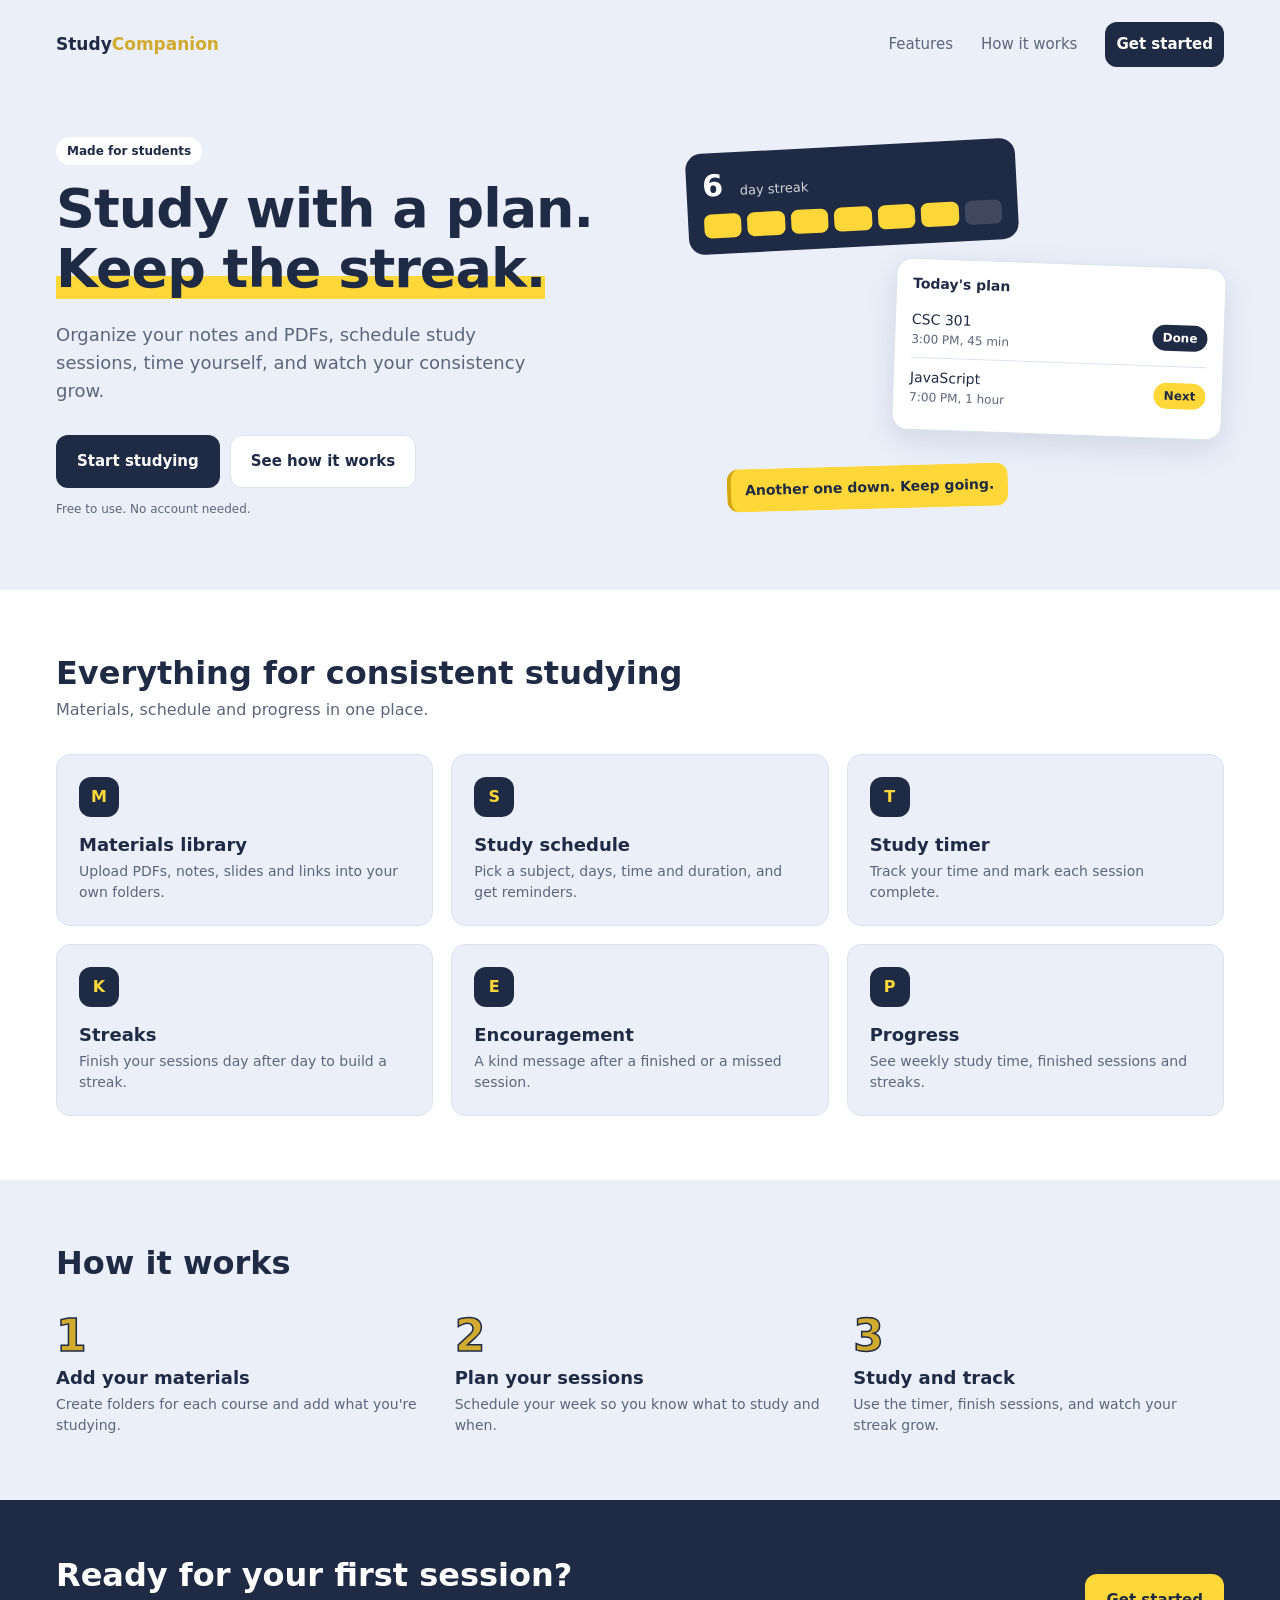
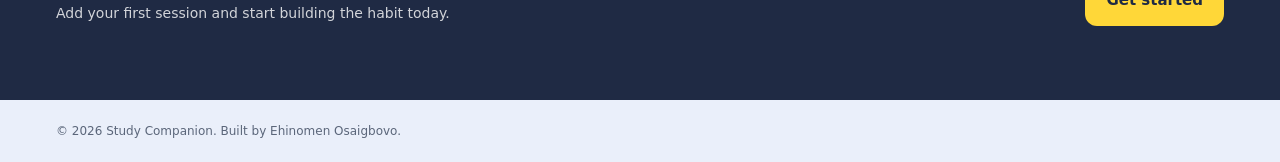
<file: index.html>
<!DOCTYPE html>
<html lang="en">
<head>
  <meta charset="UTF-8">
  <meta name="viewport" content="width=device-width, initial-scale=1">
  <title>Study Companion</title>
  <link rel="stylesheet" href="css/base.css">
  <link rel="stylesheet" href="css/layout.css">
  <link rel="stylesheet" href="css/components.css">
  <link rel="stylesheet" href="css/pages/landing.css">
  <script src="js/menu.js" defer></script>
</head>
<body>

  <header class="header">
  <a href="index.html" class="header__brand">Study<span class="header__brand-accent">Companion</span></a>

 <nav class="header__nav" id="header-nav">
    <a href="#features" class="header__link">Features</a>
    <a href="#how-it-works" class="header__link">How it works</a>
    <a href="dashboard.html" class="btn btn--primary">Get started</a>
  </nav>

  <button class="header__menu-btn" aria-label="Open menu" aria-expanded="false" aria-controls="nav">
    <span class="header__menu-bar"></span>
    <span class="header__menu-bar"></span>
    <span class="header__menu-bar"></span>
  </button>
</header>

<div class="overlay"></div>

<main>
      <!--Hero section-->
  <section class="hero">
    <p class="hero__eyebrow">Made for students</p>
    <h1 class="hero__title">Study with a plan. <span class="hero__title--accent"> Keep the streak.</span></h1>
    <p class="hero__lead">
      Organize your notes and PDFs, schedule study sessions,
      time yourself, and watch your consistency grow.
    </p>

    <div class="hero__actions">
      <a href="dashboard.html" class="btn btn--primary">Start studying</a>
      <a href="#how-it-works" class="btn btn--outline">See how it works</a>
    </div>

    <p class="hero__note">Free to use. No account needed.</p>

    <div class="hero__preview">
     <div class="streak-card">
            <p class="streak-card__count">
                6 <span class="streak-card__label">day streak</span>
            </p>
            <ul class="streak-card__days" aria-label="Studied 6 of the last 7 days">
                <li class="streak-card__day streak-card__day--hit"></li>
                <li class="streak-card__day streak-card__day--hit"></li>
                <li class="streak-card__day streak-card__day--hit"></li>
                <li class="streak-card__day streak-card__day--hit"></li>
                <li class="streak-card__day streak-card__day--hit"></li>
                <li class="streak-card__day streak-card__day--hit"></li>
                <li class="streak-card__day"></li>
            </ul>
     </div>

      <div class="plan-card">
        <h2 class="plan-card__title">Today's plan</h2>
        <ul class="plan-card__list">
          <li class="plan-card__item">
            <div>
              <p class="plan-card__subject">CSC 301</p>
              <p class="plan-card__meta">3:00 PM, 45 min</p>
            </div>
            <span class="tag tag--done">Done</span>
          </li>
          <li class="plan-card__item">
            <div>
              <p class="plan-card__subject">JavaScript</p>
              <p class="plan-card__meta">7:00 PM, 1 hour</p>
            </div>
            <span class="tag tag--next">Next</span>
          </li>
        </ul>
      </div>

      <p class="encouragement">Another one down. Keep going.</p>
    </div>
  </section>

  <!--Features section-->
<section class="features" id="features">
      <h2 class="features__title">Everything for consistent studying</h2>
      <p class="features__subtitle">
        Materials, schedule and progress in one place.
      </p>

      <ul class="features__list">
        <li class="feature-card">
          <span class="feature-card__icon">M</span>
          <div class="feature-card__body">
            <h3 class="feature-card__title">Materials library</h3>
            <p class="feature-card__text">
              Upload PDFs, notes, slides and links into your own folders.
            </p>
          </div>
        </li>

        <li class="feature-card">
          <span class="feature-card__icon">S</span>
          <div class="feature-card__body">
            <h3 class="feature-card__title">Study schedule</h3>
            <p class="feature-card__text">
              Pick a subject, days, time and duration, and get reminders.
            </p>
          </div>
        </li>

        <li class="feature-card">
          <span class="feature-card__icon">T</span>
          <div class="feature-card__body">
            <h3 class="feature-card__title">Study timer</h3>
            <p class="feature-card__text">
              Track your time and mark each session complete.
            </p>
          </div>
        </li>

        <li class="feature-card">
          <span class="feature-card__icon">K</span>
          <div class="feature-card__body">
            <h3 class="feature-card__title">Streaks</h3>
            <p class="feature-card__text">
              Finish your sessions day after day to build a streak.
            </p>
          </div>
        </li>

        <li class="feature-card">
          <span class="feature-card__icon">E</span>
          <div class="feature-card__body">
            <h3 class="feature-card__title">Encouragement</h3>
            <p class="feature-card__text">
              A kind message after a finished or a missed session.
            </p>
          </div>
        </li>

        <li class="feature-card">
          <span class="feature-card__icon">P</span>
          <div class="feature-card__body">
            <h3 class="feature-card__title">Progress</h3>
            <p class="feature-card__text">
              See weekly study time, finished sessions and streaks.
            </p>
          </div>
        </li>
      </ul>
    </section>

      <!--How it works section-->
    <section class="steps" id="how-it-works">
      <h2 class="steps__title">How it works</h2>

      <ol class="steps__list">
        <li class="step">
          <span class="step__number">1</span>
          <div class="step__body">
            <h3 class="step__title">Add your materials</h3>
            <p class="step__text">
              Create folders for each course and add what you're studying.
            </p>
          </div>
        </li>

        <li class="step">
          <span class="step__number">2</span>
          <div class="step__body">
            <h3 class="step__title">Plan your sessions</h3>
            <p class="step__text">
              Schedule your week so you know what to study and when.
            </p>
          </div>
        </li>

        <li class="step">
          <span class="step__number">3</span>
          <div class="step__body">
            <h3 class="step__title">Study and track</h3>
            <p class="step__text">
              Use the timer, finish sessions, and watch your streak grow.
            </p>
          </div>
        </li>
      </ol>
    </section>
     
    <!--CTA section-->
    <section class="cta-band">
      <h2 class="cta-band__title">Ready for your first session?</h2>
      <p class="cta-band__text">
         Add your first session and start building the habit today.
      </p>
      <a href="dashboard.html" class="btn btn--highlight">Get started</a>
    </section>
  </main>

    <!--Footer section-->
  <footer class="footer">
    <p class="footer__text">
     © 2026 Study Companion. Built by Ehinomen Osaigbovo.
    </p>
  </footer>
</body>
</html>
</file>
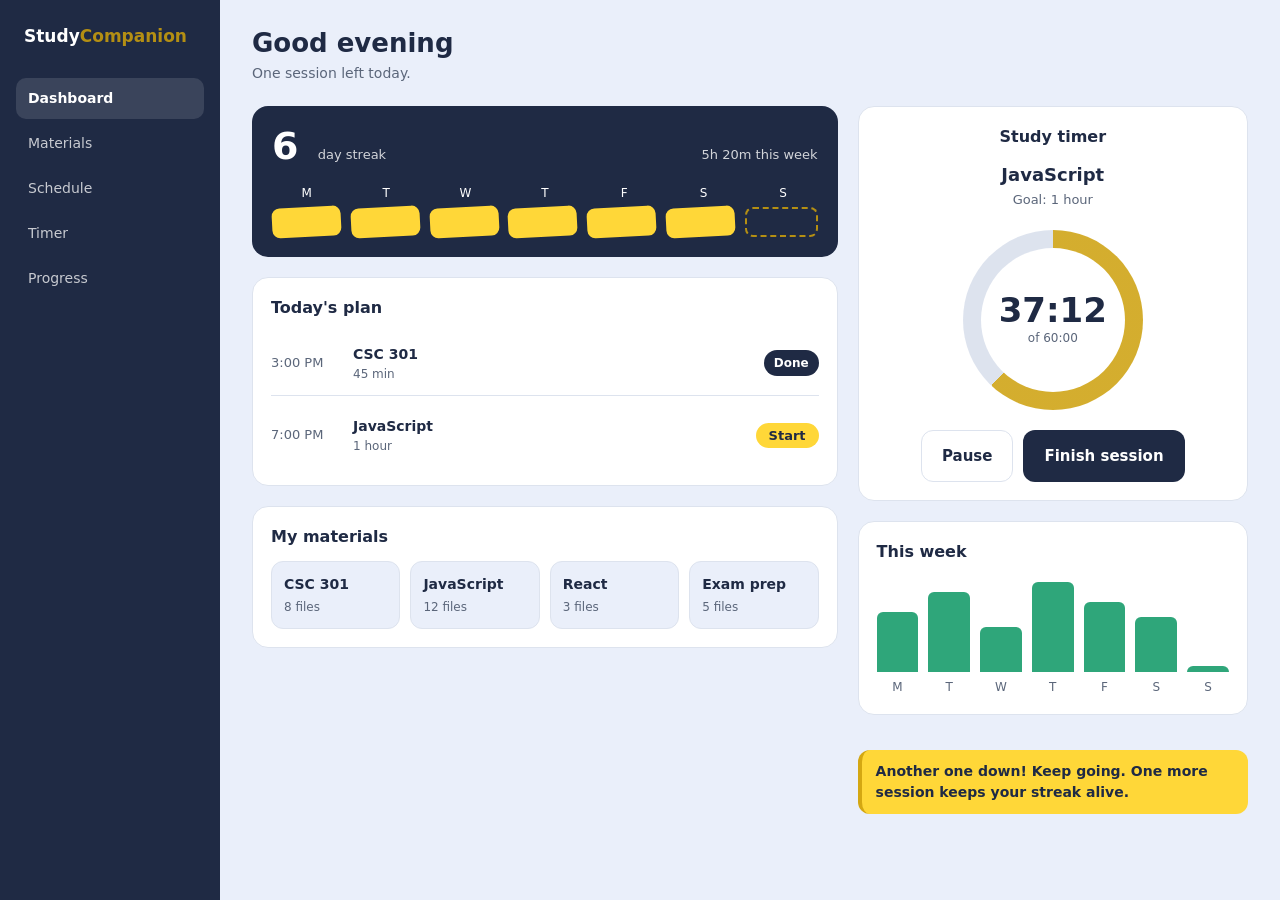
<file: dashboard.html>
<!DOCTYPE html>
<html lang="en">
<head>
  <meta charset="UTF-8">
  <meta name="viewport" content="width=device-width, initial-scale=1">
  <title>Dashboard | Study Companion</title>
  <link rel="stylesheet" href="css/base.css">
  <link rel="stylesheet" href="css/layout.css">
  <link rel="stylesheet" href="css/components.css">
  <link rel="stylesheet" href="css/pages/dashboard.css">
  <script src="js/storage.js" defer></script>
  <script src="js/dashboard.js" defer></script>
  <script src="js/menu.js" defer></script>
</head>
<body class="app">

  <header class="header header--sidebar">
    <a href="index.html" class="header__brand">
      Study<span class="header__brand-accent">Companion</span>
    </a>

    <nav class="header__nav" id="site-nav">
      <a href="dashboard.html" class="header__link header__link--active" aria-current="page">Dashboard</a>
      <a href="materials.html" class="header__link">Materials</a>
      <a href="schedule.html" class="header__link">Schedule</a>
      <a href="timer.html" class="header__link">Timer</a>
      <a href="progress.html" class="header__link">Progress</a>
    </nav>

    <button
      class="header__menu-btn"
      aria-label="Open menu"
      aria-expanded="false"
      aria-controls="site-nav"
    >
      <span class="header__menu-bar"></span>
      <span class="header__menu-bar"></span>
      <span class="header__menu-bar"></span>
    </button>

  </header>

  <div class="overlay"></div>

  <main class="dashboard">

    <section class="dashboard__intro">
      <h1 class="dashboard__title"></h1>
      <p class="dashboard__subtitle">One session left today.</p>
    </section>

    <div class="dashboard__columns">

      <div class="dashboard__column">

        <section class="streak-card">
          <div class="streak-card__top">
            <p class="streak-card__count">
              6 <span class="streak-card__label">day streak</span>
            </p>
            <p class="streak-card__week">5h 20m this week</p>
          </div>

          <ul class="streak-card__names" aria-hidden="true">
            <li>M</li>
            <li>T</li>
            <li>W</li>
            <li>T</li>
            <li>F</li>
            <li>S</li>
            <li>S</li>
          </ul>
          <ul class="streak-card__days" aria-label="Studied 6 of the last 7 days">
            <li class="streak-card__day streak-card__day--hit"></li>
            <li class="streak-card__day streak-card__day--hit"></li>
            <li class="streak-card__day streak-card__day--hit"></li>
            <li class="streak-card__day streak-card__day--hit"></li>
            <li class="streak-card__day streak-card__day--hit"></li>
            <li class="streak-card__day streak-card__day--hit"></li>
            <li class="streak-card__day streak-card__day--today"></li>
          </ul>
        </section>

        <section class="dashboard__section">
          <h2 class="dashboard__heading">Today's plan</h2>

          <ul class="plan-list">
            <li class="plan-item">
              <p class="plan-item__time">3:00 PM</p>
              <div class="plan-item__body">
                <p class="plan-item__subject">CSC 301</p>
                <p class="plan-item__duration">45 min</p>
              </div>
              <span class="tag tag--done">Done</span>
            </li>

            <li class="plan-item">
              <p class="plan-item__time">7:00 PM</p>
              <div class="plan-item__body">
                <p class="plan-item__subject">JavaScript</p>
                <p class="plan-item__duration">1 hour</p>
              </div>
              <a href="timer.html" class="btn btn--small btn--highlight">Start</a>
            </li>
          </ul>
        </section>

        <section class="dashboard__section">
          <h2 class="dashboard__heading">My materials</h2>

          <ul class="folder-grid">
            <li>
              <a href="materials.html" class="folder">
                <span class="folder__name">CSC 301</span>
                <span class="folder__count">8 files</span>
              </a>
            </li>
            <li>
              <a href="materials.html" class="folder">
                <span class="folder__name">JavaScript</span>
                <span class="folder__count">12 files</span>
              </a>
            </li>
            <li>
              <a href="materials.html" class="folder">
                <span class="folder__name">React</span>
                <span class="folder__count">3 files</span>
              </a>
            </li>
            <li>
              <a href="materials.html" class="folder">
                <span class="folder__name">Exam prep</span>
                <span class="folder__count">5 files</span>
              </a>
            </li>
          </ul>
        </section>

      </div>

      <div class="dashboard__column">

        <!-- Desktop only: on mobile the timer is its own page -->
        <section class="dashboard__section timer-card">
          <h2 class="dashboard__heading">Study timer</h2>
          <p class="timer-card__subject">JavaScript</p>
          <p class="timer-card__goal">Goal: 1 hour</p>

          <div class="timer-card__ring">
            <div class="timer-card__clock">
              <p class="timer-card__time">37:12</p>
              <p class="timer-card__total">of 60:00</p>
            </div>
          </div>

          <div class="timer-card__actions">
            <button class="btn btn--outline">Pause</button>
            <button class="btn btn--primary">Finish session</button>
          </div>
        </section>

        <!-- Desktop only -->
        <section class="dashboard__section week-chart">
          <h2 class="dashboard__heading">This week</h2>

          <ul class="week-chart__bars" aria-label="Study time per day this week">
            <li class="week-chart__bar"><span class="week-chart__fill" style="height: 6rem"></span>M</li>
            <li class="week-chart__bar"><span class="week-chart__fill" style="height: 8rem"></span>T</li>
            <li class="week-chart__bar"><span class="week-chart__fill" style="height: 4.5rem"></span>W</li>
            <li class="week-chart__bar"><span class="week-chart__fill" style="height: 9rem"></span>T</li>
            <li class="week-chart__bar"><span class="week-chart__fill" style="height: 7rem"></span>F</li>
            <li class="week-chart__bar"><span class="week-chart__fill" style="height: 5.5rem"></span>S</li>
            <li class="week-chart__bar"><span class="week-chart__fill" style="height: 0.6rem"></span>S</li>
          </ul>
        </section>

        <p class="encouragement">
          Another one down! Keep going. One more session keeps your streak alive.
        </p>

      </div>

    </div>

  </main>

</body>
</html>
</file>
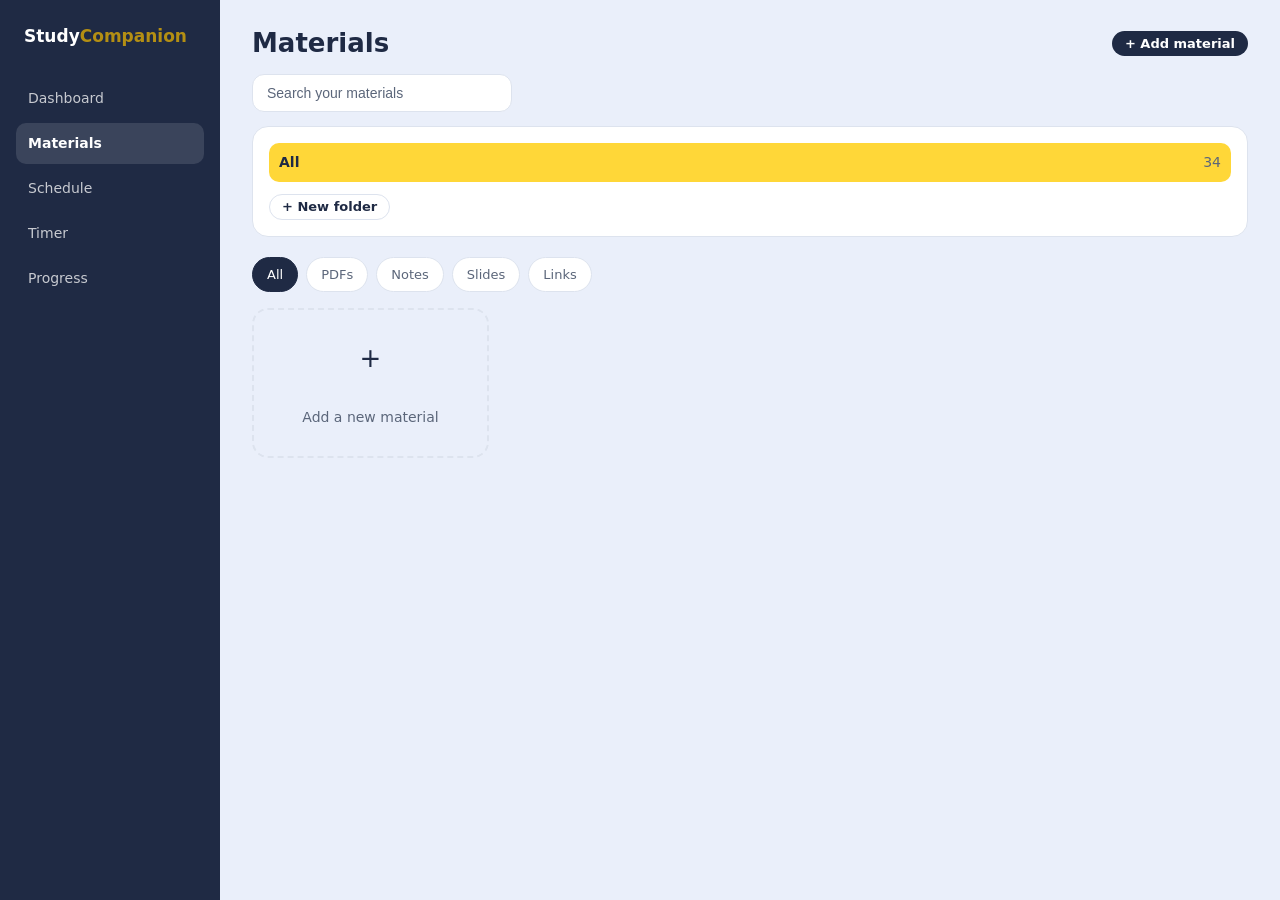
<file: materials.html>
<!DOCTYPE html>
<html lang="en">
<head>
  <meta charset="UTF-8">
  <meta name="viewport" content="width=device-width, initial-scale=1">
  <title>Materials | Study Companion</title>
  <link rel="stylesheet" href="css/base.css">
  <link rel="stylesheet" href="css/layout.css">
  <link rel="stylesheet" href="css/components.css">
  <link rel="stylesheet" href="css/pages/materials.css">
  <script src="js/storage.js" defer></script>
  <script src="js/materials.js" defer></script>
  <script src="js/menu.js" defer></script>
</head>
<body class="app">

  <header class="header header--sidebar">
    <a href="index.html" class="header__brand">
      Study<span class="header__brand-accent">Companion</span>
    </a>

    <nav class="header__nav" id="site-nav">
      <a href="dashboard.html" class="header__link">Dashboard</a>
      <a href="materials.html" class="header__link header__link--active" aria-current="page">Materials</a>
      <a href="schedule.html" class="header__link">Schedule</a>
      <a href="timer.html" class="header__link">Timer</a>
      <a href="progress.html" class="header__link">Progress</a>
    </nav>

    <button
      class="header__menu-btn"
      aria-label="Open menu"
      aria-expanded="false"
      aria-controls="site-nav"
    >
      <span class="header__menu-bar"></span>
      <span class="header__menu-bar"></span>
      <span class="header__menu-bar"></span>
    </button>


  </header>

  <div class="overlay"></div>

  <main class="materials">

    <div class="materials__top">
      <h1 class="materials__title">Materials</h1>
      <button class="btn btn--primary btn--small material__add">+ Add material</button>
    </div>

    <input type="search" class="search" placeholder="Search your materials" aria-label="Search your materials">

    <section class="materials__folders" aria-label="Folders">
      <ul class="folder-pills">
       
        <li><button class="folder-pill folder-pill--active" data-folder="" >All <span class="folder-pill__count">34</span></button></li>
         <!-- 
        <li><button class="folder-pill">CSC 301 <span class="folder-pill__count">8</span></button></li>
        <li><button class="folder-pill">Mass Comm <span class="folder-pill__count">9</span></button></li>
        <li><button class="folder-pill">JavaScript <span class="folder-pill__count">12</span></button></li>
        <li><button class="folder-pill">React <span class="folder-pill__count">3</span></button></li>
        <li><button class="folder-pill">Exam prep <span class="folder-pill__count">5</span></button></li>
        -->
      </ul>
      <button class="btn btn--outline btn--small materials__new-folder">+ New folder</button>
    </section>

    <ul class="chips" aria-label="Filter by type">
      <li><button class="chip chip--active" data-type="all">All</button></li>
      <li><button class="chip" data-type="pdf">PDFs</button></li>
      <li><button class="chip" data-type="notes">Notes</button></li>
      <li><button class="chip" data-type="pdf">Slides</button></li>
      <li><button class="chip" data-type="links">Links</button></li>
    </ul>

    <ul class="material-grid">
      <!--
      <li class="material">
        <span class="material__type material__type--pdf">PDF</span>
        <h2 class="material__title">Data Structures Lecture 4</h2>
        <p class="material__folder">CSC 301</p>
        <p class="material__meta"><span>2.1 MB</span><span>Added 2 days ago</span></p>
      </li>

      <li class="material">
        <span class="material__type material__type--notes">Notes</span>
        <h2 class="material__title">Array methods cheat sheet</h2>
        <p class="material__folder">JavaScript</p>
        <p class="material__meta"><span>Note</span><span>Added today</span></p>
      </li>

      <li class="material">
        <span class="material__type material__type--link">Link</span>
        <h2 class="material__title">MDN: Working with objects</h2>
        <p class="material__folder">JavaScript</p>
        <p class="material__meta"><span>developer.mozilla.org</span><span>Last week</span></p>
      </li>

      <li class="material">
        <span class="material__type material__type--slides">Slides</span>
        <h2 class="material__title">Broadcast journalism week 6</h2>
        <p class="material__folder">Mass Comm</p>
        <p class="material__meta"><span>5.4 MB</span><span>3 days ago</span></p>
      </li>

      <li class="material">
        <span class="material__type material__type--pdf">PDF</span>
        <h2 class="material__title">Past questions 2024</h2>
        <p class="material__folder">Exam prep</p>
        <p class="material__meta"><span>1.3 MB</span><span>Last week</span></p>
      </li>
 -->
      <li>
        <button class="material material--add">
          <span class="material__plus">+</span>
          Add a new material
        </button>
      </li>
    </ul>
  </main>

<dialog class="modal" id="folder-modal" aria-labelledby="folder-modal-title">
  <form class="modal__form" id="folder-form" novalidate>
    <h2 class="modal__title" id="folder-modal-title">New folder</h2>
    <p class="modal__text">Folders keep your materials sorted, like one per course.</p>

    <div class="modal__field">
      <label class="modal__label" for="folder-name">Folder name</label>
      <input class="modal__input" type="text" id="folder-name" name="folderName" maxlength="30" placeholder="e.g. Physics" autocomplete="off" aria-describedby="folder-error">
      <p class="modal__error" id="folder-error" role="alert" hidden></p>
    </div>

    <div class="modal__actions">
      <button type="button" class="btn btn--outline" id="folder-cancel">Cancel</button>
      <button type="submit" class="btn btn--primary">Save folder</button>
    </div>
  </form>
</dialog>

<dialog class="modal" id="material-modal" aria-labelledby="material-modal-title">
  <form class="modal__form" id="material-form" novalidate>
    <h2 class="modal__title" id="material-modal-title">Add material</h2>
    <p class="modal__text">Save a note, a link, or a record of a PDF or slides.</p>

    <div class="modal__field">
      <label class="modal__label" for="material-title">Title</label>
      <input class="modal__input" type="text" id="material-title" name="title" maxlength="60" placeholder="e.g. Array methods cheat sheet" autocomplete="off" aria-describedby="material-error">
    </div>

    <div class="modal__row">
      <div class="modal__field">
        <label class="modal__label" for="material-type">Type</label>
        <select class="modal__input" id="material-type" name="type">
          <option value="notes">Notes</option>
          <option value="link">Link</option>
          <option value="pdf">PDF</option>
          <option value="slides">Slides</option>
        </select>
      </div>

      <div class="modal__field">
        <label class="modal__label" for="material-folder">Folder</label>
        <select class="modal__input" id="material-folder" name="folder"></select>
      </div>
    </div>

    <div class="modal__field">
      <label class="modal__label" for="material-link">Link <span class="modal__optional">(optional)</span></label>
      <input class="modal__input" type="url" id="material-link" name="link" placeholder="https://"autocomplete="off">
    </div>

    <div class="modal__field">
      <label class="modal__label" for="material-note">Note <span class="modal__optional">(optional)</span></label>
      <textarea class="modal__input modal__input--area" id="material-note" name="note" rows="3" maxlength="300" placeholder="Anything to remember about it"></textarea>
    </div>

    <p class="modal__error" id="material-error" role="alert" hidden></p>

    <div class="modal__actions">
      <button type="button" class="btn btn--outline" id="material-cancel">Cancel</button>
      <button type="submit" class="btn btn--primary">Save material</button>
    </div>
  </form>
</dialog>

</body>
</html>
</file>
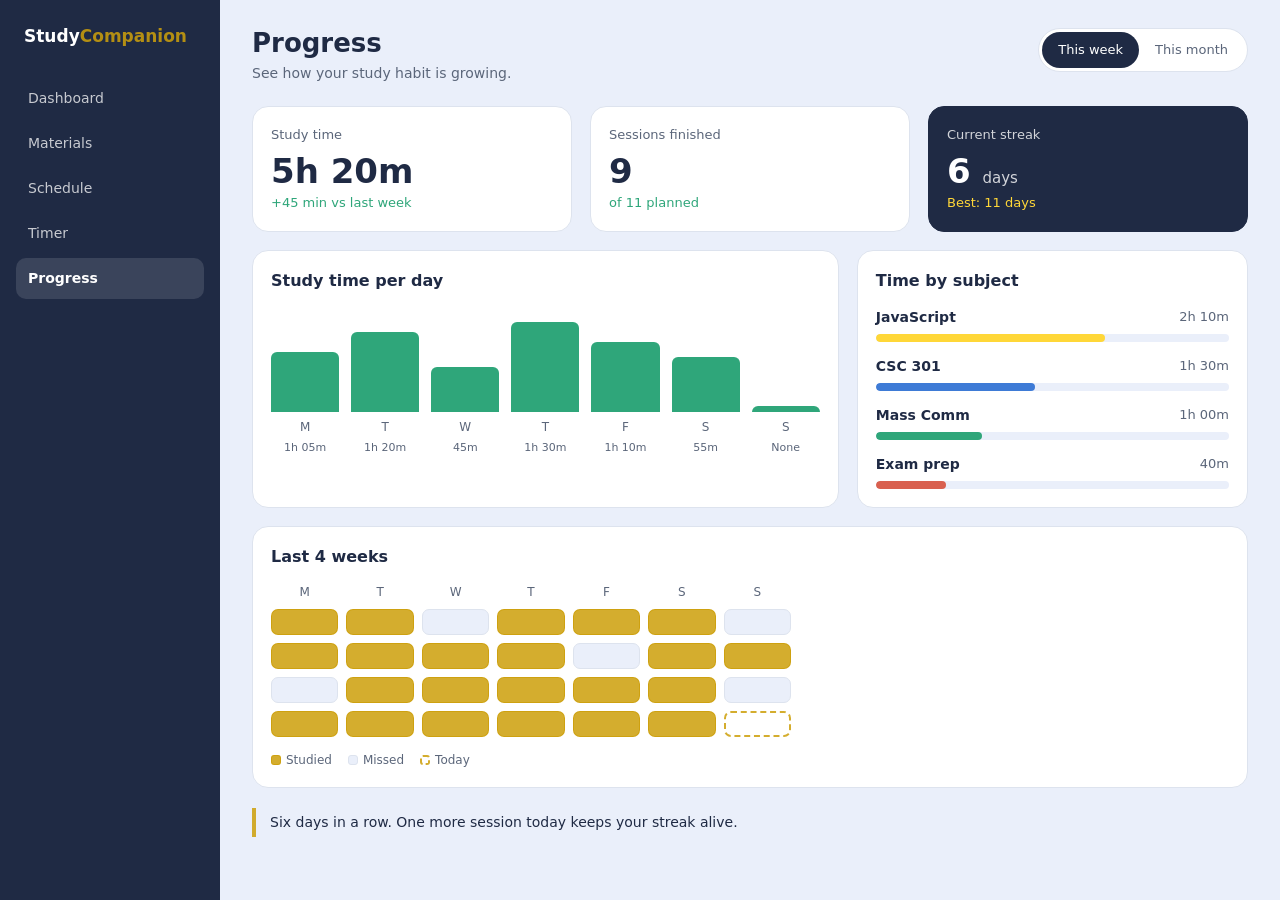
<file: progress.html>
<!DOCTYPE html>
<html lang="en">
<head>
  <meta charset="UTF-8">
  <meta name="viewport" content="width=device-width, initial-scale=1">
  <title>Progress | Study Companion</title>
  <link rel="stylesheet" href="css/base.css">
  <link rel="stylesheet" href="css/layout.css">
  <link rel="stylesheet" href="css/components.css">
  <link rel="stylesheet" href="css/pages/progress.css">
  <script src="js/menu.js" defer></script>
</head>
<body class="app">

  <header class="header header--sidebar">
    <a href="index.html" class="header__brand">
      Study<span class="header__brand-accent">Companion</span>
    </a>

    <nav class="header__nav" id="site-nav">
      <a href="dashboard.html" class="header__link">Dashboard</a>
      <a href="materials.html" class="header__link">Materials</a>
      <a href="schedule.html" class="header__link">Schedule</a>
      <a href="timer.html" class="header__link">Timer</a>
      <a href="progress.html" class="header__link header__link--active" aria-current="page">Progress</a>
    </nav>

    <button
      class="header__menu-btn"
      aria-label="Open menu"
      aria-expanded="false"
      aria-controls="site-nav"
    >
      <span class="header__menu-bar"></span>
      <span class="header__menu-bar"></span>
      <span class="header__menu-bar"></span>
    </button>
  </header>

  <div class="overlay"></div>

  <main class="progress">

    <div class="progress__top">
      <div>
        <h1 class="progress__title">Progress</h1>
        <p class="progress__subtitle">See how your study habit is growing.</p>
      </div>

      <div class="range" role="group" aria-label="Time range">
        <button class="range__btn range__btn--active" aria-pressed="true">This week</button>
        <button class="range__btn" aria-pressed="false">This month</button>
      </div>
    </div>

    <ul class="stats">
      <li class="stat">
        <p class="stat__label">Study time</p>
        <p class="stat__value">5h 20m</p>
        <p class="stat__note">+45 min vs last week</p>
      </li>
      <li class="stat">
        <p class="stat__label">Sessions finished</p>
        <p class="stat__value">9</p>
        <p class="stat__note">of 11 planned</p>
      </li>
      <li class="stat stat--streak">
        <p class="stat__label">Current streak</p>
        <p class="stat__value">6 <span class="stat__unit">days</span></p>
        <p class="stat__note">Best: 11 days</p>
      </li>
    </ul>

    <div class="progress__charts">

      <section class="card">
        <h2 class="card__heading">Study time per day</h2>
        <ul class="day-bars" aria-label="Study time per day this week">
          <li class="day-bars__item">
            <span class="day-bars__fill" style="height: 6rem"></span>
            <span class="day-bars__name">M</span>
            <span class="day-bars__time">1h 05m</span>
          </li>
          <li class="day-bars__item">
            <span class="day-bars__fill" style="height: 8rem"></span>
            <span class="day-bars__name">T</span>
            <span class="day-bars__time">1h 20m</span>
          </li>
          <li class="day-bars__item">
            <span class="day-bars__fill" style="height: 4.5rem"></span>
            <span class="day-bars__name">W</span>
            <span class="day-bars__time">45m</span>
          </li>
          <li class="day-bars__item">
            <span class="day-bars__fill" style="height: 9rem"></span>
            <span class="day-bars__name">T</span>
            <span class="day-bars__time">1h 30m</span>
          </li>
          <li class="day-bars__item">
            <span class="day-bars__fill" style="height: 7rem"></span>
            <span class="day-bars__name">F</span>
            <span class="day-bars__time">1h 10m</span>
          </li>
          <li class="day-bars__item">
            <span class="day-bars__fill" style="height: 5.5rem"></span>
            <span class="day-bars__name">S</span>
            <span class="day-bars__time">55m</span>
          </li>
          <li class="day-bars__item">
            <span class="day-bars__fill" style="height: 0.6rem"></span>
            <span class="day-bars__name">S</span>
            <span class="day-bars__time">None</span>
          </li>
        </ul>
      </section>

      <section class="card">
        <h2 class="card__heading">Time by subject</h2>
        <ul class="subject-bars">
          <li class="subject-bar">
            <p class="subject-bar__top">
              <span class="subject-bar__name">JavaScript</span>
              <span class="subject-bar__time">2h 10m</span>
            </p>
            <div class="subject-bar__track">
              <span class="subject-bar__fill subject-bar__fill--js" style="width: 65%"></span>
            </div>
          </li>
          <li class="subject-bar">
            <p class="subject-bar__top">
              <span class="subject-bar__name">CSC 301</span>
              <span class="subject-bar__time">1h 30m</span>
            </p>
            <div class="subject-bar__track">
              <span class="subject-bar__fill subject-bar__fill--csc" style="width: 45%"></span>
            </div>
          </li>
          <li class="subject-bar">
            <p class="subject-bar__top">
              <span class="subject-bar__name">Mass Comm</span>
              <span class="subject-bar__time">1h 00m</span>
            </p>
            <div class="subject-bar__track">
              <span class="subject-bar__fill subject-bar__fill--mass" style="width: 30%"></span>
            </div>
          </li>
          <li class="subject-bar">
            <p class="subject-bar__top">
              <span class="subject-bar__name">Exam prep</span>
              <span class="subject-bar__time">40m</span>
            </p>
            <div class="subject-bar__track">
              <span class="subject-bar__fill subject-bar__fill--exam" style="width: 20%"></span>
            </div>
          </li>
        </ul>
      </section>

    </div>

    <section class="card progress__calendar">
      <h2 class="card__heading">Last 4 weeks</h2>

      <ul class="streak-calendar" aria-label="Studied on 22 of the last 28 days">
        <!-- Day names (decoration only) -->
        <li class="streak-calendar__name" aria-hidden="true">M</li>
        <li class="streak-calendar__name" aria-hidden="true">T</li>
        <li class="streak-calendar__name" aria-hidden="true">W</li>
        <li class="streak-calendar__name" aria-hidden="true">T</li>
        <li class="streak-calendar__name" aria-hidden="true">F</li>
        <li class="streak-calendar__name" aria-hidden="true">S</li>
        <li class="streak-calendar__name" aria-hidden="true">S</li>
        <!-- 28 days, oldest first -->
        <li class="streak-calendar__day streak-calendar__day--hit"></li>
        <li class="streak-calendar__day streak-calendar__day--hit"></li>
        <li class="streak-calendar__day"></li>
        <li class="streak-calendar__day streak-calendar__day--hit"></li>
        <li class="streak-calendar__day streak-calendar__day--hit"></li>
        <li class="streak-calendar__day streak-calendar__day--hit"></li>
        <li class="streak-calendar__day"></li>
        <li class="streak-calendar__day streak-calendar__day--hit"></li>
        <li class="streak-calendar__day streak-calendar__day--hit"></li>
        <li class="streak-calendar__day streak-calendar__day--hit"></li>
        <li class="streak-calendar__day streak-calendar__day--hit"></li>
        <li class="streak-calendar__day"></li>
        <li class="streak-calendar__day streak-calendar__day--hit"></li>
        <li class="streak-calendar__day streak-calendar__day--hit"></li>
        <li class="streak-calendar__day"></li>
        <li class="streak-calendar__day streak-calendar__day--hit"></li>
        <li class="streak-calendar__day streak-calendar__day--hit"></li>
        <li class="streak-calendar__day streak-calendar__day--hit"></li>
        <li class="streak-calendar__day streak-calendar__day--hit"></li>
        <li class="streak-calendar__day streak-calendar__day--hit"></li>
        <li class="streak-calendar__day"></li>
        <li class="streak-calendar__day streak-calendar__day--hit"></li>
        <li class="streak-calendar__day streak-calendar__day--hit"></li>
        <li class="streak-calendar__day streak-calendar__day--hit"></li>
        <li class="streak-calendar__day streak-calendar__day--hit"></li>
        <li class="streak-calendar__day streak-calendar__day--hit"></li>
        <li class="streak-calendar__day streak-calendar__day--hit"></li>
        <li class="streak-calendar__day streak-calendar__day--today"></li>
      </ul>

      <ul class="calendar-key">
        <li class="calendar-key__item"><span class="calendar-key__swatch calendar-key__swatch--hit"></span>Studied</li>
        <li class="calendar-key__item"><span class="calendar-key__swatch"></span>Missed</li>
        <li class="calendar-key__item"><span class="calendar-key__swatch calendar-key__swatch--today"></span>Today</li>
      </ul>
    </section>

    <p class="encouragement encouragement--plain">
      Six days in a row. One more session today keeps your streak alive.
    </p>

  </main>

</body>
</html>
</file>
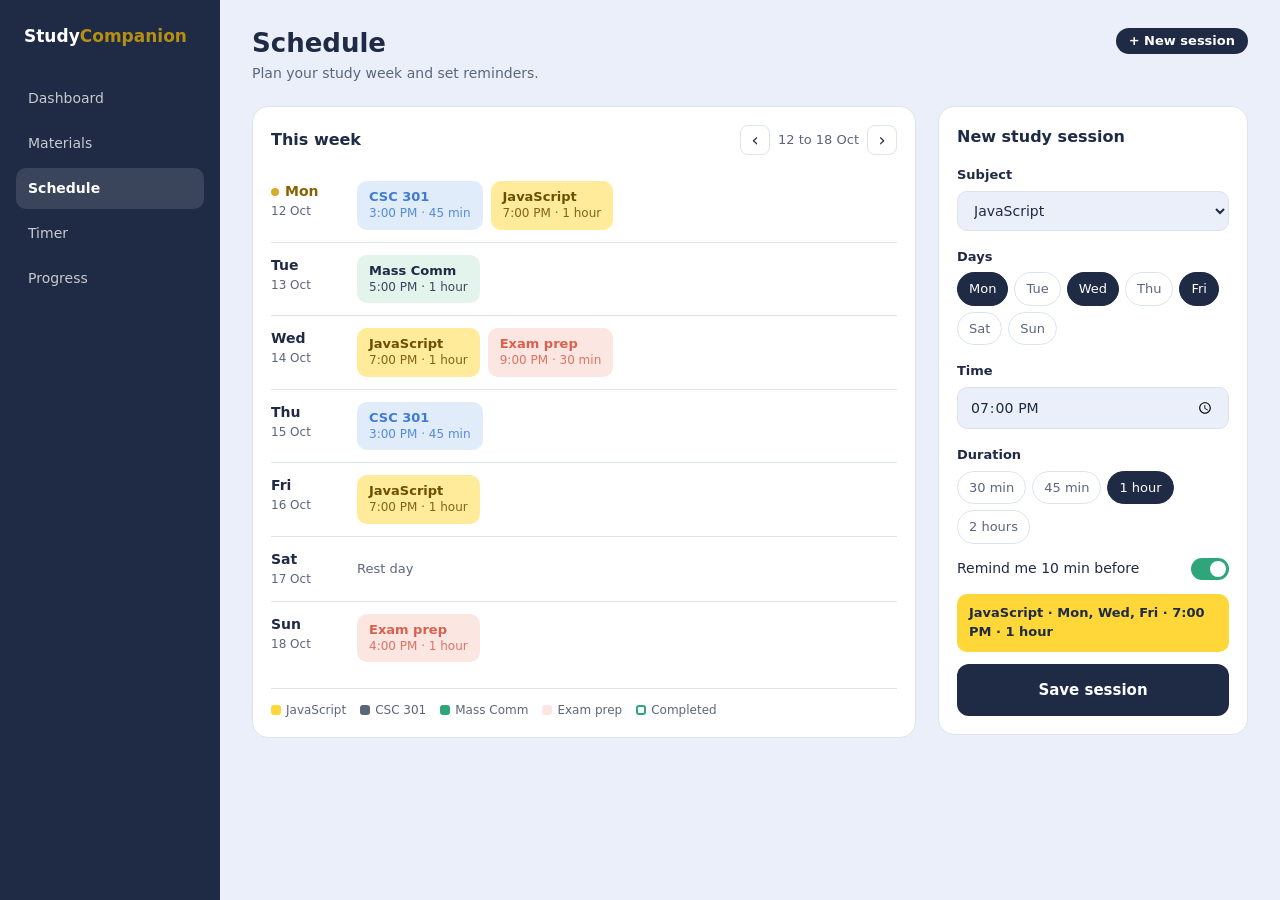
<file: schedule.html>
<!DOCTYPE html>
<html lang="en">
<head>
  <meta charset="UTF-8">
  <meta name="viewport" content="width=device-width, initial-scale=1">
  <title>Schedule | Study Companion</title>
  <link rel="stylesheet" href="css/base.css">
  <link rel="stylesheet" href="css/layout.css">
  <link rel="stylesheet" href="css/components.css">
  <link rel="stylesheet" href="css/pages/schedule.css">
  <script src="js/menu.js" defer></script>
</head>
<body class="app">

  <header class="header header--sidebar">
    <a href="index.html" class="header__brand">
      Study<span class="header__brand-accent">Companion</span>
    </a>

    <nav class="header__nav" id="site-nav">
      <a href="dashboard.html" class="header__link">Dashboard</a>
      <a href="materials.html" class="header__link">Materials</a>
      <a href="schedule.html" class="header__link header__link--active" aria-current="page">Schedule</a>
      <a href="timer.html" class="header__link">Timer</a>
      <a href="progress.html" class="header__link">Progress</a>
    </nav>

    <button
      class="header__menu-btn"
      aria-label="Open menu"
      aria-expanded="false"
      aria-controls="site-nav"
    >
      <span class="header__menu-bar"></span>
      <span class="header__menu-bar"></span>
      <span class="header__menu-bar"></span>
    </button>
  </header>

  <div class="overlay"></div>

  <main class="schedule">

    <div class="schedule__top">
      <div>
        <h1 class="schedule__title">Schedule</h1>
        <p class="schedule__subtitle">Plan your study week and set reminders.</p>
      </div>
      <a href="#new-session" class="btn btn--primary btn--small schedule__new">+ New session</a>
    </div>

    <div class="schedule__layout">

      <section class="panel week" aria-labelledby="week-title">
        <div class="week__head">
          <h2 class="week__title" id="week-title">This week</h2>
          <div class="week__nav">
            <button class="week__arrow" aria-label="Previous week">&lsaquo;</button>
            <span class="week__range">12 to 18 Oct</span>
            <button class="week__arrow" aria-label="Next week">&rsaquo;</button>
          </div>
        </div>

        <ul class="week__days">
          <li class="day day--today">
            <p class="day__name">Mon <span class="day__date">12 Oct</span></p>
            <ul class="day__slots">
              <li class="slot slot--csc slot--done">
                <p class="slot__subject">CSC 301</p>
                <p class="slot__time">3:00 PM · 45 min</p>
              </li>
              <li class="slot slot--js">
                <p class="slot__subject">JavaScript</p>
                <p class="slot__time">7:00 PM · 1 hour</p>
              </li>
            </ul>
          </li>
          <li class="day">
            <p class="day__name">Tue <span class="day__date">13 Oct</span></p>
            <ul class="day__slots">
              <li class="slot slot--mass">
                <p class="slot__subject">Mass Comm</p>
                <p class="slot__time">5:00 PM · 1 hour</p>
              </li>
            </ul>
          </li>
          <li class="day">
            <p class="day__name">Wed <span class="day__date">14 Oct</span></p>
            <ul class="day__slots">
              <li class="slot slot--js">
                <p class="slot__subject">JavaScript</p>
                <p class="slot__time">7:00 PM · 1 hour</p>
              </li>
              <li class="slot slot--exam">
                <p class="slot__subject">Exam prep</p>
                <p class="slot__time">9:00 PM · 30 min</p>
              </li>
            </ul>
          </li>
          <li class="day">
            <p class="day__name">Thu <span class="day__date">15 Oct</span></p>
            <ul class="day__slots">
              <li class="slot slot--csc">
                <p class="slot__subject">CSC 301</p>
                <p class="slot__time">3:00 PM · 45 min</p>
              </li>
            </ul>
          </li>
          <li class="day">
            <p class="day__name">Fri <span class="day__date">16 Oct</span></p>
            <ul class="day__slots">
              <li class="slot slot--js">
                <p class="slot__subject">JavaScript</p>
                <p class="slot__time">7:00 PM · 1 hour</p>
              </li>
            </ul>
          </li>
          <li class="day">
            <p class="day__name">Sat <span class="day__date">17 Oct</span></p>
            <p class="day__rest">Rest day</p>
          </li>
          <li class="day">
            <p class="day__name">Sun <span class="day__date">18 Oct</span></p>
            <ul class="day__slots">
              <li class="slot slot--exam">
                <p class="slot__subject">Exam prep</p>
                <p class="slot__time">4:00 PM · 1 hour</p>
              </li>
            </ul>
          </li>
        </ul>

        <ul class="legend" aria-label="Colour key">
          <li class="legend__item"><span class="legend__swatch legend__swatch--js"></span>JavaScript</li>
          <li class="legend__item"><span class="legend__swatch legend__swatch--csc"></span>CSC 301</li>
          <li class="legend__item"><span class="legend__swatch legend__swatch--mass"></span>Mass Comm</li>
          <li class="legend__item"><span class="legend__swatch legend__swatch--exam"></span>Exam prep</li>
          <li class="legend__item"><span class="legend__swatch legend__swatch--done"></span>Completed</li>
        </ul>
      </section>

      <section class="panel session-form" id="new-session" aria-labelledby="form-title">
        <h2 class="session-form__title" id="form-title">New study session</h2>

        <form class="form">

          <div class="field">
            <label class="field__label" for="subject">Subject</label>
            <select class="field__control" id="subject" name="subject">
              <option>JavaScript</option>
              <option>CSC 301</option>
              <option>Mass Comm</option>
              <option>React</option>
              <option>Exam prep</option>
            </select>
          </div>

          <fieldset class="field">
            <legend class="field__label">Days</legend>
            <ul class="options">
              <li><label class="option"><input class="option__input" type="checkbox" name="days" value="mon" checked><span class="option__label">Mon</span></label></li>
              <li><label class="option"><input class="option__input" type="checkbox" name="days" value="tue"><span class="option__label">Tue</span></label></li>
              <li><label class="option"><input class="option__input" type="checkbox" name="days" value="wed" checked><span class="option__label">Wed</span></label></li>
              <li><label class="option"><input class="option__input" type="checkbox" name="days" value="thu"><span class="option__label">Thu</span></label></li>
              <li><label class="option"><input class="option__input" type="checkbox" name="days" value="fri" checked><span class="option__label">Fri</span></label></li>
              <li><label class="option"><input class="option__input" type="checkbox" name="days" value="sat"><span class="option__label">Sat</span></label></li>
              <li><label class="option"><input class="option__input" type="checkbox" name="days" value="sun"><span class="option__label">Sun</span></label></li>
            </ul>
          </fieldset>

          <div class="field">
            <label class="field__label" for="time">Time</label>
            <input class="field__control" type="time" id="time" name="time" value="19:00">
          </div>

          <fieldset class="field">
            <legend class="field__label">Duration</legend>
            <ul class="options">
              <li><label class="option"><input class="option__input" type="radio" name="duration" value="30"><span class="option__label">30 min</span></label></li>
              <li><label class="option"><input class="option__input" type="radio" name="duration" value="45"><span class="option__label">45 min</span></label></li>
              <li><label class="option"><input class="option__input" type="radio" name="duration" value="60" checked><span class="option__label">1 hour</span></label></li>
              <li><label class="option"><input class="option__input" type="radio" name="duration" value="120"><span class="option__label">2 hours</span></label></li>
            </ul>
          </fieldset>

          <label class="toggle">
            <span class="toggle__text">Remind me 10 min before</span>
            <input class="toggle__input" type="checkbox" name="reminder" checked>
            <span class="toggle__switch" aria-hidden="true"></span>
          </label>

          <p class="session-form__summary">JavaScript · Mon, Wed, Fri · 7:00 PM · 1 hour</p>

          <button class="btn btn--primary session-form__save" type="submit">Save session</button>
        </form>
      </section>

    </div>

  </main>

</body>
</html>
</file>
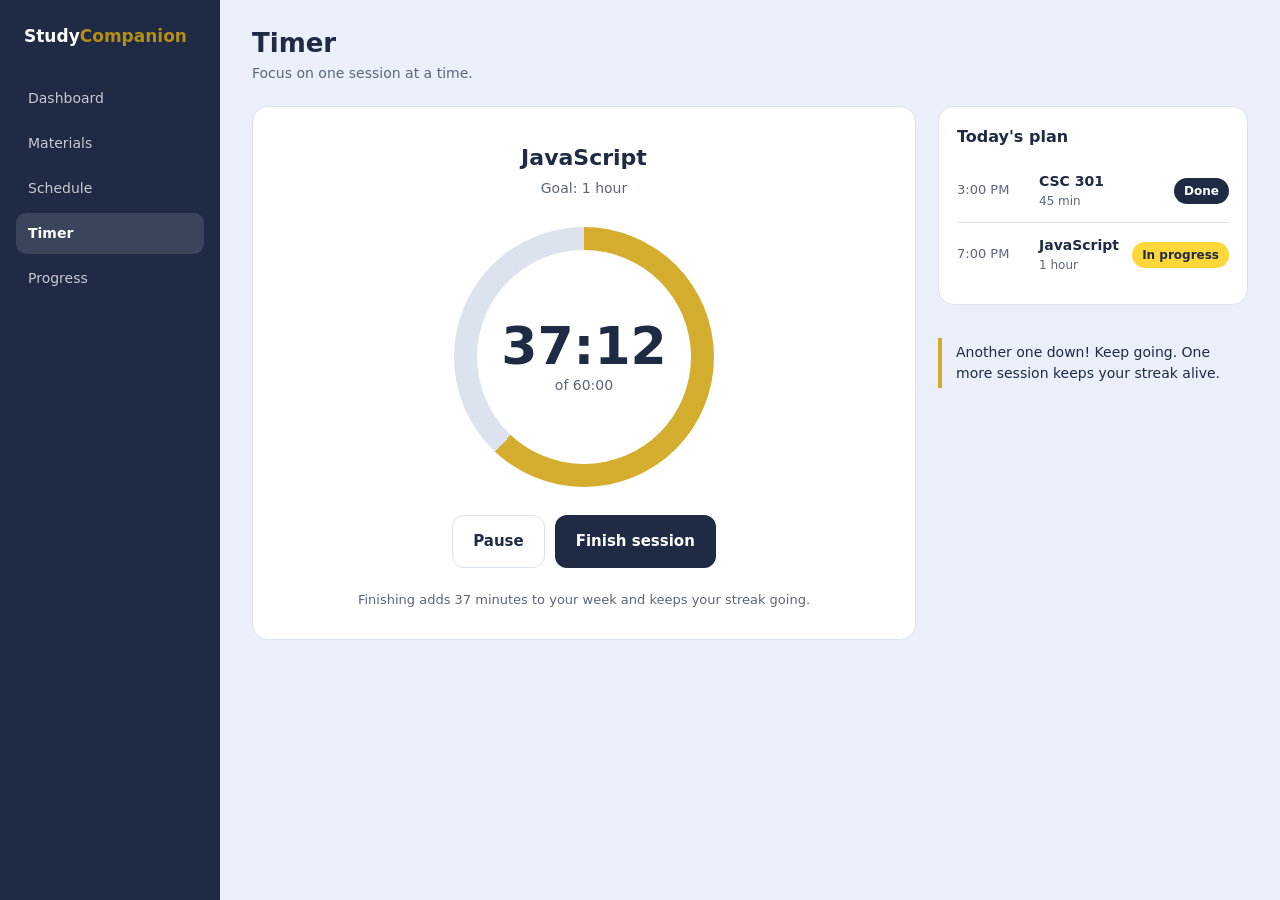
<file: timer.html>
<!DOCTYPE html>
<html lang="en">
<head>
  <meta charset="UTF-8">
  <meta name="viewport" content="width=device-width, initial-scale=1">
  <title>Timer | Study Companion</title>
  <link rel="stylesheet" href="css/base.css">
  <link rel="stylesheet" href="css/layout.css">
  <link rel="stylesheet" href="css/components.css">
  <link rel="stylesheet" href="css/pages/timer.css">
  <script src="js/menu.js" defer></script>
</head>
<body class="app">

  <header class="header header--sidebar">
    <a href="index.html" class="header__brand">
      Study<span class="header__brand-accent">Companion</span>
    </a>

    <nav class="header__nav" id="site-nav">
      <a href="dashboard.html" class="header__link">Dashboard</a>
      <a href="materials.html" class="header__link">Materials</a>
      <a href="schedule.html" class="header__link">Schedule</a>
      <a href="timer.html" class="header__link header__link--active" aria-current="page">Timer</a>
      <a href="progress.html" class="header__link">Progress</a>
    </nav>

    <button
      class="header__menu-btn"
      aria-label="Open menu"
      aria-expanded="false"
      aria-controls="site-nav"
    >
      <span class="header__menu-bar"></span>
      <span class="header__menu-bar"></span>
      <span class="header__menu-bar"></span>
    </button>
  </header>

  <div class="overlay"></div>

  <main class="timer-page">

    <a href="dashboard.html" class="timer-page__back">&lsaquo; Back to dashboard</a>

    <div class="timer-page__intro">
      <h1 class="timer-page__title">Timer</h1>
      <p class="timer-page__subtitle">Focus on one session at a time.</p>
    </div>

    <div class="timer-page__layout">

      <section class="timer-card timer-card--page" aria-label="Study timer">
        <p class="timer-card__subject">JavaScript</p>
        <p class="timer-card__goal">Goal: 1 hour</p>

        <div class="timer-card__ring">
          <div class="timer-card__clock">
            <p class="timer-card__time">37:12</p>
            <p class="timer-card__total">of 60:00</p>
          </div>
        </div>

        <div class="timer-card__actions">
          <button class="btn btn--outline">Pause</button>
          <button class="btn btn--primary">Finish session</button>
        </div>

        <p class="timer-card__note">
          Finishing adds 37 minutes to your week and keeps your streak going.
        </p>
      </section>

      <!-- Desktop only: on mobile the timer gets the whole screen -->
      <aside class="timer-page__side">
        <section class="timer-page__plan">
          <h2 class="timer-page__heading">Today's plan</h2>

          <ul class="plan-list">
            <li class="plan-item">
              <p class="plan-item__time">3:00 PM</p>
              <div class="plan-item__body">
                <p class="plan-item__subject">CSC 301</p>
                <p class="plan-item__duration">45 min</p>
              </div>
              <span class="tag tag--done">Done</span>
            </li>

            <li class="plan-item">
              <p class="plan-item__time">7:00 PM</p>
              <div class="plan-item__body">
                <p class="plan-item__subject">JavaScript</p>
                <p class="plan-item__duration">1 hour</p>
              </div>
              <span class="tag tag--next">In progress</span>
            </li>
          </ul>
        </section>

        <p class="encouragement encouragement--plain">
          Another one down! Keep going. One more session keeps your streak alive.
        </p>
      </aside>

    </div>

  </main>

</body>
</html>
</file>
<file: css/base.css>
:root {
    /* Colors */
  --ink: #1F2A44;
  --paper: #eaeffa;
  --card: #FFFFFF;
  --slate: #5B667A;
  --line: #DDE3EE;
  --highlight: #cda00cdb;
  --highlight-soft: #ffeb9a;
  --gold-soft: #ffd738;
  --mint: #2FA67A;
  --mint-soft: #E2F4EC;
  --rose: #D9604F;
  --rose-soft: #FBE6E2;
  --rose-deep: #B3402F;
  --sky: #3E7BD6;
  --sky-soft: #E1ECFB;
  --white: #fff;


}

/* Resets */
*,
*::before,
*::after {
  margin: 0;
  padding: 0;
  box-sizing: inherit;
}

html {
  box-sizing: border-box;
  font-size: 62.5%;
  scroll-behavior: smooth;
}

body {
  font-family: "Segoe UI", system-ui, -apple-system, sans-serif;
  font-size: 1.6rem;
  line-height: 1.5;
  background-color: var(--paper);
  color: var(--ink);
}

a {
  color: inherit;
  text-decoration: none;
}

ul,
ol {
  list-style: none;
}

button {
  font: inherit;
  color: inherit;
  cursor: pointer;
  border: 0;
  background: none;
}

:focus-visible {
  outline: 3px solid var(--sky);
  outline-offset: 2px;
}
</file>
<file: css/layout.css>
/* Shared page structure: header, navigation, menu button, blur overlay.
   Used by every page. */


/* ---------- Header ---------- */
.header {
  position: relative;
  z-index: 20;
  display: flex;
  align-items: center;
  justify-content: space-between;
  padding: 1.6rem 2rem;
}

.header__brand {
  font-size: 1.7rem;
  font-weight: 800;
}

.header__brand-accent {
  color: var(--highlight);
}

.header__nav {
  display: flex;
  position: absolute;
  top: 100%;
  left: 0;
  right: 0;
  z-index: 10;
  flex-direction: column;
  gap: 0.4rem;
  padding: 1.2rem 2rem 2.4rem;
  background-color: var(--card);
  border-bottom: 1px solid var(--line);
  border-radius: 0 0 1.6rem 1.6rem;
  box-shadow: 0 1.6rem 2.4rem rgba(31, 42, 68, 0.14);

  opacity: 0;
  visibility: hidden;
  transform: translateY(-1rem);
  transition: opacity 0.25s ease, transform 0.25s ease, visibility 0.25s ease;
}

.header__nav--open {
  opacity: 1;
  visibility: visible;
  transform: translateY(0);
}

.header__brand {
  transition: opacity 0.2s;
}

.header__link {
  padding: 1rem 0;
  font-size: 1.5rem;
  color: var(--slate);
  transition: color 0.2s, background-size 0.25s ease;
}

@media (hover: hover) {
  .header__brand:hover {
    opacity: 0.8;
  }

  .header__link:hover {
    color: var(--ink);
  }
}

/* The page you are on: darker text with a yellow underline */
.header__link--active {
  color: var(--ink);
  font-weight: 700;
  text-decoration: underline;
  text-decoration-color: var(--highlight);
  text-decoration-thickness: 0.3rem;
  text-underline-offset: 0.4rem;
}

/* In the mobile dropdown, the button is yellow so it never
   looks joined to the dark hero button underneath */
.header__nav .btn {
  background-color: var(--highlight);
  color: var(--ink);
  padding: 1rem;
}

.header__menu-btn {
  position: relative;
  width: 4rem;
  height: 4rem;
  background-color: var(--card);
  border: 1px solid var(--line);
  border-radius: 1rem;
}

.header__menu-bar {
  position: absolute;
  top: 50%;
  left: 50%;
  width: 1.8rem;
  height: 2px;
  margin: -1px 0 0 -0.9rem;
  background-color: var(--ink);
  transition: transform 0.25s ease, opacity 0.2s ease;
}

.header__menu-bar:nth-child(1) {
  transform: translateY(-0.6rem);
}

.header__menu-bar:nth-child(3) {
  transform: translateY(0.6rem);
}

.header__menu-btn--open .header__menu-bar:nth-child(1) {
  transform: rotate(45deg);
}

.header__menu-btn--open .header__menu-bar:nth-child(2) {
  opacity: 0;
}

.header__menu-btn--open .header__menu-bar:nth-child(3) {
  transform: rotate(-45deg);
}

/* ---------- Overlay (blurs the page behind the open menu) ---------- */
.overlay {
  position: fixed;
  inset: 0;
  z-index: 5;
  background-color: rgba(31, 42, 68, 0.25);
  backdrop-filter: blur(5px);
  -webkit-backdrop-filter: blur(5px);
  opacity: 0;
  visibility: hidden;
  transition: opacity 0.25s ease, visibility 0.25s ease;
}

.overlay--visible {
  opacity: 1;
  visibility: visible;
}

/* ---------- Reduced motion ---------- */
@media (prefers-reduced-motion: reduce) {
  .header__menu-bar,
  .header__nav,
  .overlay {
    transition: none;
  }
}

/* ---------- Desktop ---------- */
@media (min-width: 56.25em) {
  /* Side space: at least 5.6rem, but on wide screens it grows so the
       content never gets wider than 120rem (1200px) */
  :root {
    --gutter: max(5.6rem, calc((100% - 120rem) / 2));
  }

  .header {
    padding: 2.2rem var(--gutter);
  }

  .header__menu-btn,
  .overlay {
    display: none;
  }

  .header__nav {
    display: flex;
    position: static;
    flex-direction: row;
    align-items: center;
    gap: 2.8rem;
    margin-left: auto;
    padding: 0;
    background-color: transparent;
    border-bottom: 0;
    border-radius: 0;
    box-shadow: none;
    opacity: 1;
    visibility: visible;
    transform: none;
  }

  .header__nav .btn {
    background-color: var(--ink);
    color: #fff;
  }

  /* Yellow underline that slides in under a link on hover */
  .header__link {
    padding: 0.4rem 0;
    background: linear-gradient(var(--highlight), var(--highlight)) no-repeat
      0 100% / 0 0.3rem;
  }

  .header__link:hover,
  .header__link--active {
    background-size: 100% 0.3rem;
  }

  .header__link--active {
    text-decoration: none;
  }

  /* ----- Sidebar layout (pages with body.app) ----- */
  .app {
    display: grid;
    grid-template-columns: 22rem 1fr;
    min-height: 100vh;
  }

  .header--sidebar {
    position: sticky;
    top: 0;
    flex-direction: column;
    align-items: stretch;
    justify-content: flex-start;
    height: 100vh;
    padding: 2.4rem 1.6rem;
    background-color: var(--ink);
    color: #fff;
  }

  .header--sidebar .header__brand {
    margin-bottom: 2.8rem;
    padding: 0 0.8rem;
    font-size: 1.7rem;
  }

  .header--sidebar .header__brand-accent {
    color: var(--highlight);
  }

  .header--sidebar .header__nav {
    flex-direction: column;
    align-items: stretch;
    gap: 0.4rem;
    margin-left: 0;
  }

  .header--sidebar .header__link {
    padding: 1rem 1.2rem;
    font-size: 1.4rem;
    color: #fff;
    opacity: 0.75;
    border-radius: 1rem;
    background-image: none;
  }

  .header--sidebar .header__link:not(.header__link--active):hover {
    color: #fff;
    opacity: 1;
    background-color: rgba(255, 255, 255, 0.08);
  }

  .header--sidebar .header__link--active {
    color: #fff;
    font-weight: 600;
    opacity: 1;
    background-color: rgba(255, 255, 255, 0.12);
  }
}
</file>
<file: css/components.css>
/* Shared components: buttons, tags, streak card, encouragement.
   Used by more than one page. A style goes here once a second page needs it. */


/* ---------- Button ---------- */
.btn {
  display: inline-block;
  padding: 1.4rem 2rem;
  font-size: 1.5rem;
  font-weight: 700;
  text-align: center;
  border: 1px solid transparent;
  border-radius: 1.2rem;
  transition: opacity 0.15s, transform 0.15s;
}

/* Hover only on devices that really have a mouse */
@media (hover: hover) {
  .btn:hover {
    opacity: 0.92;
    transform: translateY(-2px);
  }
}

.btn:active {
  transform: translateY(0);
}

.btn--primary {
  background-color: var(--ink);
  color: #fff;
}

.btn--outline {
  background-color: var(--card);
  color: var(--ink);
  border-color: var(--line);
}

.btn--highlight {
  background-color: var(--gold-soft);
  color: var(--ink);
}

.btn--small {
  padding: 0.2rem 1.2rem;
  font-size: 1.3rem;
  border-radius: 99.9rem;
}

/* ---------- Tag ---------- */
.tag {
  font-size: 1.2rem;
  font-weight: 600;
  padding: 0.4rem 1rem;
  border-radius: 99.9rem;
}

.tag--done {
  background-color: var(--ink);
  color: var(--white);
}

.tag--next {
  background-color: var(--gold-soft);
  color: var(--ink);
}

/* ---------- Streak card ---------- */
.streak-card {
  padding: 1.6rem;
  background-color: var(--ink);
  color: #fff;
  border-radius: 1.6rem;
}

.streak-card__count {
  font-size: 3rem;
  font-weight: 800;
  line-height: 1.1;
}

.streak-card__label {
  margin-left: 0.6rem;
  font-size: 1.3rem;
  font-weight: 400;
  opacity: 0.8;
}

.streak-card__days {
  display: flex;
  gap: 0.6rem;
  margin-top: 1.2rem;
}

.streak-card__day {
  flex: 1;
  height: 2.4rem;
  border-radius: 0.7rem;
  background-color: rgba(255, 255, 255, 0.14);
}

.streak-card__day--hit {
  background-color: var(--gold-soft);
}

/* Streak card extras (used on the dashboard) */
.streak-card__top {
  display: flex;
  align-items: baseline;
  justify-content: space-between;
}

.streak-card__week {
  font-size: 1.2rem;
  opacity: 0.8;
}

.streak-card__names {
  display: flex;
  gap: 0.6rem;
  margin-top: 1.4rem;
  font-size: 1.1rem;
  text-align: center;
}

.streak-card__names li {
  flex: 1;
}

.streak-card__names + .streak-card__days {
  margin-top: 0.5rem;
}

.streak-card__day--today {
  background-color: transparent;
  border: 2px dashed var(--highlight);
}



/* Plan list and plan item (dashboard and timer page) */
 .plan-list {
    gap: 0;
  }

.plan-item {
  display: flex;
  align-items: center;
  gap: 1.2rem;
  padding: 1.2rem;
  background-color: var(--card);
  border: 1px solid var(--line);
  border-radius: 1.4rem;
}

.plan-item__time {
  width: 5.2rem;
  font-size: 1.2rem;
  line-height: 1.3;
  color: var(--slate);
}

.plan-item__body {
  flex: 1;
}

.plan-item__subject {
  font-size: 1.4rem;
  font-weight: 700;
}

.plan-item__duration {
  font-size: 1.2rem;
  color: var(--slate);
}

/* Timer card (dashboard and timer page). */
.timer-card {
  text-align: center;
}

.timer-card__subject {
  font-size: 1.8rem;
  font-weight: 700;
}

.timer-card__goal {
  margin-top: 0.2rem;
  font-size: 1.3rem;
  color: var(--slate);
}

.timer-card__ring {
  display: grid;
  place-items: center;
  width: 18rem;
  height: 18rem;
  margin: 2rem auto;
  border-radius: 50%;
  background: conic-gradient(var(--highlight) 0 62%, var(--line) 62% 100%);
}

.timer-card__clock {
  display: flex;
  flex-direction: column;
  align-items: center;
  justify-content: center;
  width: 14.4rem;
  height: 14.4rem;
  border-radius: 50%;
  background-color: var(--card);
}

.timer-card__time {
  font-size: 3.4rem;
  font-weight: 800;
  line-height: 1.1;
}

.timer-card__total {
  font-size: 1.2rem;
  color: var(--slate);
}

.timer-card__actions {
  display: flex;
  flex-wrap: wrap;
  justify-content: center;
  gap: 1rem;
}

.timer-card__actions .btn {
  white-space: nowrap;
}



/* ---------- Encouragement ---------- */
.encouragement {
  padding: 1.1rem 1.4rem;
  font-size: 1.4rem;
  font-weight: 600;
  background-color: var(--gold-soft);
  border-left: 4px solid var(--highlight);
  border-radius: 1.2rem;
  margin-top: 1.5rem;
}

/* Plain version (dashboard): just a yellow bar and text, no fill */
.encouragement--plain {
  padding: 0.4rem 0 0.4rem 1.2rem;
  font-size: 1.3rem;
  font-weight: 400;
  line-height: 1.45;
  background-color: transparent;
  border-radius: 0;
}

/* ---------- Modal (a <dialog> opened with showModal()) ---------- */
.modal {
  /* base.css resets every margin to 0, which would pin the dialog to the top-left.
     margin: auto brings back the centring. */
  margin: auto;
  width: calc(100% - 4rem);
  max-width: 42rem;
  padding: 2.2rem 2rem 2rem;
  color: var(--ink);
  background-color: var(--card);
  border: 1px solid var(--line);
  border-radius: 1.6rem;
  box-shadow: 0 2rem 4rem rgba(31, 42, 68, 0.25);
}

.modal::backdrop {
  background-color: #1f2a448c;
}

.modal__title {
  font-size: 2rem;
  font-weight: 800;
  line-height: 1.2;
}

.modal__text {
  margin-top: 0.4rem;
  font-size: 1.3rem;
  color: var(--slate);
}

.modal__field {
  margin-top: 1.8rem;
}

.modal__label {
  display: block;
  margin-bottom: 0.6rem;
  font-size: 1.3rem;
  font-weight: 700;
}

.modal__input {
  display: block;
  width: 100%;
  padding: 1.1rem 1.4rem;
  font: inherit;
  font-size: 1.5rem;
  color: var(--ink);
  background-color: var(--paper);
  border: 1px solid var(--line);
  border-radius: 1.2rem;
}

/* JavaScript sets aria-invalid="true" on the input when the name is not accepted */
.modal__input[aria-invalid="true"] {
  border-color: var(--rose-deep);
  background-color: var(--rose-soft);
}

.modal__error {
  margin-top: 0.6rem;
  font-size: 1.3rem;
  font-weight: 600;
  color: var(--rose-deep);
}

/* The hidden attribute must win over the display rules above */
.modal__error[hidden] {
  display: none;
}

/* Two fields side by side (the material form: type and folder) */
.modal__row {
  display: grid;
  grid-template-columns: 1fr 1fr;
  gap: 1rem;
}

.modal__optional {
  font-weight: 400;
  color: var(--slate);
}

.modal__input--area {
  min-height: 8rem;
  resize: vertical;
}

/* A modal with many fields scrolls inside itself on short screens */
.modal {
  max-height: calc(100% - 4rem);
  overflow-y: auto;
}

.modal__actions {
  display: flex;
  gap: 1rem;
  margin-top: 2.2rem;
}

.modal__actions .btn {
  flex: 1;
}

/* ---------- Desktop ---------- */
@media (min-width: 56.25em) {
  .encouragement--plain {
    padding-left: 1.4rem;
    font-size: 1.4rem;
    line-height: 1.5;
  }

    .plan-item {
    padding: 1.2rem 0;
    background-color: transparent;
    border: 0;
    border-bottom: 1px solid var(--line);
    border-radius: 0;
  }

  .plan-item:last-child {
    border-bottom: 0;
  }

  .plan-item__time {
    width: 7rem;
    font-size: 1.3rem;
  }

    .modal {
    padding: 2.8rem 2.8rem 2.6rem;
  }

  .modal__actions {
    justify-content: center;
  }

  .modal__actions .btn {
    flex: 0 0 auto;
    min-width: 11rem;
  }

}
</file>
<file: css/pages/landing.css>
/* Landing page (index.html): hero, features, steps, call-to-action band, footer. */


/* ---------- Hero ---------- */
.hero {
  padding: 2rem 2rem 3.6rem;
}

.hero__eyebrow {
  display: inline-block;
  font-size: 1.2rem;
  font-weight: 700;
  color: var(--ink);
  background-color: var(--white);
  padding: 0.5rem 1.1rem;
  border-radius: 99.9rem;
  margin-bottom: 1.4rem;
}

.hero__title {
  font-size: 3.4rem;
  font-weight: 800;
  line-height: 1.12;
  letter-spacing: -0.05rem;
}

.hero__title--accent {
  display: inline-block;
  background: linear-gradient(transparent 62%, var(--gold-soft) 62%);
}

.hero__lead {
  font-size: 1.6rem;
  line-height: 1.55;
  color: var(--slate);
  margin: 1.4rem 0 2.2rem;
}

.hero__actions {
  display: flex;
  flex-direction: column;
  gap: 1rem;
}

.hero__note {
  margin-top: 1.2rem;
  font-size: 1.2rem;
  color: var(--slate);
  text-align: center;
}

.hero__preview {
  margin-top: 2.8rem;
  display: flex;
  flex-direction: column;
  gap: 1.2rem;
}

/* ---------- Features ---------- */
.features {
  padding: 3.6rem 2rem;
  background-color: var(--card);
}

.features__title,
.steps__title,
.cta-band__title {
  font-size: 2.4rem;
  font-weight: 800;
  line-height: 1.2;
}

.features__subtitle {
  margin-top: 0.6rem;
  font-size: 1.4rem;
  color: var(--slate);
}

.features__list {
  margin-top: 2rem;
  display: grid;
  grid-template-columns: 1fr;
  gap: 1.2rem;
}

/* ---------- Steps ---------- */
.steps {
  padding: 3.6rem 2rem;
}

.steps__list {
  margin-top: 2rem;
  display: flex;
  flex-direction: column;
  gap: 1.8rem;
}

/* ---------- CTA band ---------- */
.cta-band {
  padding: 3.6rem 2rem;
  background-color: var(--ink);
  color: #fff;
}

.cta-band__text {
  margin: 0.8rem 0 2rem;
  font-size: 1.4rem;
  opacity: 0.8;
}

/* ---------- Footer ---------- */
.footer {
  padding: 1.8rem 2rem;
  text-align: center;
}

.footer__text {
  font-size: 1.2rem;
  color: var(--slate);
}

/* ---------- Plan card ---------- */
.plan-card {
  padding: 1.4rem 1.6rem;
  background-color: var(--card);
  border: 1px solid var(--line);
  border-radius: 1.6rem;
}

.plan-card__title {
  margin-bottom: 0.6rem;
  font-size: 1.4rem;
}

.plan-card__item {
  display: flex;
  align-items: center;
  justify-content: space-between;
  padding: 0.9rem 0;
  border-bottom: 1px solid var(--line);
}

.plan-card__item:last-child {
  border-bottom: 0;
}

.plan-card__subject {
  font-size: 1.4rem;
}

.plan-card__meta {
  font-size: 1.2rem;
  color: var(--slate);
}

/* ---------- Feature card ---------- */
.feature-card {
  display: grid;
  grid-template-columns: 4rem 1fr;
  gap: 1.4rem;
  padding: 1.6rem;
  background-color: var(--paper);
  border: 1px solid var(--line);
  border-radius: 1.4rem;
}

.feature-card__icon {
  width: 4rem;
  height: 4rem;
  display: grid;
  place-items: center;
  font-weight: 800;
  color: var(--gold-soft);
  background-color: var(--ink);
  border-radius: 1.2rem;
}

.feature-card__title {
  margin-bottom: 0.3rem;
  font-size: 1.6rem;
}

.feature-card__text {
  font-size: 1.4rem;
  line-height: 1.5;
  color: var(--slate);
}

/* ---------- Step ---------- */
.step {
  display: grid;
  grid-template-columns: 4.4rem 1fr;
  gap: 1.2rem;
}

.step__number {
  font-size: 3.8rem;
  font-weight: 800;
  line-height: 1;
  color: var(--highlight);
  -webkit-text-stroke: 1.5px var(--ink);
}

.step__title {
  margin-bottom: 0.3rem;
  font-size: 1.6rem;
}

.step__text {
  font-size: 1.4rem;
  line-height: 1.5;
  color: var(--slate);
}

/* ---------- Desktop ---------- */
@media (min-width: 56.25em) {
  .hero {
    display: grid;
    grid-template-columns: 1.1fr 1fr;
    column-gap: 4rem;
    align-items: start;
    padding: 4.8rem var(--gutter) 7.2rem;
  }

  .hero > * {
    grid-column: 1;
  }

  .hero__eyebrow {
    justify-self: start;
  }

  .hero__title {
    font-size: 5.4rem;
    letter-spacing: -0.1rem;
  }

  .hero__lead {
    font-size: 1.8rem;
    max-width: 48rem;
    margin: 2.2rem 0 3rem;
  }

  .hero__actions {
    flex-direction: row;
  }

  .hero__note {
    text-align: left;
  }

  .hero__preview {
    grid-column: 2;
    grid-row: 1 / 6;
    align-self: center;
    margin-top: 0;
    gap: 1.6rem;
  }

  /* Tilted, staggered cards (from the mockup) */
  .hero__preview .streak-card {
    width: 33rem;
    transform: rotate(-3deg);
  }

  .hero__preview .plan-card {
    width: 33rem;
    align-self: flex-end;
    transform: rotate(2deg);
    box-shadow: 0 1rem 3rem rgba(31, 42, 68, 0.12);
  }

  .hero__preview .encouragement {
    align-self: flex-start;
    margin-left: 4rem;
    transform: rotate(-1.5deg);
  }

  .features,
  .steps {
    padding: 6.4rem var(--gutter);
  }

  .features__title,
  .steps__title,
  .cta-band__title {
    font-size: 3.2rem;
  }

  .features__subtitle {
    font-size: 1.6rem;
  }

  .features__list {
    grid-template-columns: repeat(3, 1fr);
    gap: 1.8rem;
    margin-top: 3.2rem;
  }

  .steps__list {
    flex-direction: row;
    gap: 2.8rem;
    margin-top: 3.2rem;
  }

  .cta-band {
    display: grid;
    grid-template-columns: 1fr auto;
    align-items: center;
    column-gap: 3rem;
    padding: 5.6rem var(--gutter);
  }

  .cta-band__title,
  .cta-band__text {
    grid-column: 1;
  }

  .cta-band .btn {
    grid-column: 2;
    grid-row: 1 / 3;
  }

  .footer {
    padding: 2.2rem var(--gutter);
    text-align: left;
  }

  .feature-card {
    grid-template-columns: 1fr;
    align-content: start;
    padding: 2.2rem;
  }

  .step {
    flex: 1;
    grid-template-columns: 1fr;
    gap: 0.6rem;
  }

  .step__number {
    font-size: 4.4rem;
  }

  .step__title,
  .feature-card__title {
    font-size: 1.8rem;
  }
}
</file>
<file: css/pages/dashboard.css>
/* Dashboard page (dashboard.html): sidebar, two columns, plan, folders, timer card, week chart. */

/* ---------- Dashboard ---------- */
.dashboard {
  margin: 0 auto;
  padding: 0.4rem 2rem 2rem;
}

.dashboard__intro {
  margin-bottom: 1.8rem;
}

.dashboard__title {
  font-size: 2.2rem;
  font-weight: 800;
  line-height: 1.2;
  transform: translateY(-50rem);
  transition: transform .5s;
}

.dashboard__tite--effect{
 transform: translateY(0);
}

.dashboard__subtitle {
  margin-top: 0.4rem;
  font-size: 1.3rem;
  color: var(--slate);
}

.dashboard__section {
  margin-top: 2.2rem;
}

.dashboard__heading {
  margin-bottom: 1rem;
  font-size: 1.5rem;
  font-weight: 700;
}

.plan-list {
  display: flex;
  flex-direction: column;
  gap: 0.8rem;
}

.folder-grid {
  display: grid;
  grid-template-columns: 1fr 1fr;
  gap: 0.8rem;
}

.dashboard .streak-card__day--hit {
  transform: rotate(-3deg);
}


/* ---------- Folder (dashboard) ---------- */
.folder {
  display: block;
  padding: 1rem 1.2rem;
  background-color: var(--card);
  border: 1px solid var(--line);
  border-radius: 1.2rem;
  transition: border-color 0.2s;
}

@media (hover: hover) {
  .folder:hover {
    border-color: var(--highlight);
  }
}

.folder__name {
  display: block;
  font-size: 1.3rem;
  font-weight: 600;
}

.folder__count {
  display: block;
  margin-top: 0.2rem;
  font-size: 1.1rem;
  color: var(--slate);
}

/* The timer card is hidden on the mobile dashboard (the timer has its own page) */
.dashboard .timer-card {
  display: none;
}

/* ---------- Week chart (dashboard, desktop only) ---------- */
.week-chart {
  display: none;
}

.week-chart__bars {
  display: flex;
  align-items: flex-end;
  gap: 1rem;
  height: 12rem;
}

.week-chart__bar {
  flex: 1;
  display: flex;
  flex-direction: column;
  justify-content: flex-end;
  text-align: center;
  font-size: 1.2rem;
  color: var(--slate);
}

.week-chart__fill {
  display: block;
  margin-bottom: 0.6rem;
  background-color: var(--mint);
  border-radius: 0.6rem 0.6rem 0 0;
}

/* ---------- Desktop ---------- */
@media (min-width: 56.25em) {
/* ----- Dashboard (desktop): two columns ----- */
  .dashboard {
    min-width: 0;
    max-width: none;
    margin: 0;
    padding: 2.8rem 3.2rem 3.2rem;
  }

  .dashboard__intro {
    margin-bottom: 0;
  }

  .dashboard__title {
    font-size: 2.6rem;
  }

  .dashboard__subtitle {
    font-size: 1.4rem;
  }

  .dashboard__columns {
    display: grid;
    grid-template-columns: 1.5fr 1fr;
    gap: 2rem;
    align-items: start;
    margin-top: 2.2rem;
  }

  .dashboard__column {
    display: flex;
    flex-direction: column;
    gap: 2rem;
  }

  .dashboard__section {
    margin-top: 0;
    padding: 1.8rem;
    background-color: var(--card);
    border: 1px solid var(--line);
    border-radius: 1.6rem;
  }

  .dashboard__heading {
    margin-bottom: 1.2rem;
    font-size: 1.6rem;
  }

  .folder-grid {
    grid-template-columns: repeat(auto-fit, minmax(11rem, 1fr));
    gap: 1rem;
  }

  /* ----- Dashboard (desktop) ----- */
   .dashboard .timer-card,
  .week-chart {
    display: block;
  }

  .dashboard .streak-card {
    padding: 2rem;
  }

  .dashboard .streak-card__count {
    font-size: 3.8rem;
  }

  .dashboard .streak-card__week {
    font-size: 1.3rem;
  }

  .dashboard .streak-card__names,
  .dashboard .streak-card__days {
    gap: 1rem;
  }

  .dashboard .streak-card__names {
    margin-top: 1.6rem;
    font-size: 1.2rem;
  }

  .dashboard .streak-card__day {
    height: 3rem;
    border-radius: 0.8rem;
  }

  .folder {
    padding: 1.2rem;
    background-color: var(--paper);
  }

  .folder__name {
    font-size: 1.4rem;
  }

  .folder__count {
    margin-top: 0.3rem;
    font-size: 1.2rem;
  }
}
</file>
<file: css/pages/materials.css>
/* Materials page (materials.html): title row, search, folder pills,
   type chips and the grid of material cards. */


/* ---------- Page ---------- */
.materials {
  margin: 0 auto;
  padding: 0.4rem 2rem 2rem;
}

.materials__top {
  display: flex;
  align-items: center;
  justify-content: space-between;
  gap: 1.2rem;
  margin-bottom: 1.5rem;
}

.materials__title {
  font-size: 2.2rem;
  font-weight: 800;
  line-height: 1.2;
}

/* ---------- Search ---------- */
.search {
  display: block;
  width: 100%;
  margin: 1.4rem 0;
  padding: 1.1rem 1.4rem;
  font-size: 1.4rem;
  color: var(--ink);
  background-color: var(--card);
  border: 1px solid var(--line);
  border-radius: 1.2rem;
}

.search::placeholder {
  color: var(--slate);
}

/* ---------- Folder pills ---------- */
.materials__folders {
  margin-top: 1.2rem;
}

/* One row that scrolls sideways when the pills don't fit */
.folder-pills {
  display: flex;
  gap: 0.8rem;
  padding-bottom: 0.4rem;
  overflow-x: auto;
}

.folder-pill {
  white-space: nowrap;
  padding: 0.8rem 1.4rem;
  font-size: 1.2rem;
  font-weight: 600;
  color: var(--ink);
  background-color: var(--card);
  border: 1px solid var(--line);
  border-radius: 99.9rem;
  transition: border-color 0.2s;
}

.folder-pill__count {
  margin-left: 0.4rem;
  font-weight: 400;
  color: var(--slate);
}

.folder-pill--active {
  color: #fff;
  background-color: var(--ink);
  border-color: var(--ink);
}

.folder-pill--active .folder-pill__count {
  color: #fff;
  opacity: 0.75;
}

@media (hover: hover) {
  .folder-pill:not(.folder-pill--active):hover {
    border-color: var(--highlight);
  }
}

.materials__new-folder {
  margin-top: 1rem;
}

/* ---------- Type chips ---------- */
.chips {
  display: flex;
  gap: 0.4rem;
  margin-top: 1rem;
  overflow-x: auto;
}

.chip {
  white-space: nowrap;
  padding: 0.6rem 1.2rem;
  font-size: 1.2rem;
  color: var(--slate);
  background-color: transparent;
  border-radius: 99.9rem;
  transition: color 0.2s;
}

.chip--active {
  font-weight: 700;
  color: var(--ink);
  background-color: var(--gold-soft);
}

@media (hover: hover) {
  .chip:not(.chip--active):hover {
    color: var(--ink);
  }
}

/* ---------- Material cards ---------- */
.material-grid {
  display: flex;
  flex-direction: column;
  gap: 1rem;
  margin-top: 1.4rem;
}

.material {
  display: block;
  width: 100%;
  padding: 1.2rem 1.4rem;
  text-align: left;
  background-color: var(--card);
  border: 1px solid var(--line);
  border-radius: 1.4rem;
}

.material__type {
  display: inline-block;
  padding: 0.3rem 0.8rem;
  font-size: 1rem;
  font-weight: 700;
  letter-spacing: 0.04em;
  text-transform: uppercase;
  border-radius: 0.6rem;
}

.material__type--pdf {
  color: var(--rose);
  background-color: var(--rose-soft);
}

.material__type--notes {
  color: var(--mint-deep);
  background-color: var(--mint-soft);
}

.material__type--link {
  color: var(--sky);
  background-color: var(--sky-soft);
}

.material__type--slides {
  color: var(--gold-deep);
  background-color: var(--gold-soft);
}

.material__title {
  margin-top: 0.8rem;
  font-size: 1.4rem;
  font-weight: 700;
}

.material__folder {
  margin-top: 0.2rem;
  font-size: 1.2rem;
  color: var(--slate);
}

.material__meta {
  display: flex;
  justify-content: space-between;
  gap: 1rem;
  margin-top: 0.8rem;
  font-size: 1.1rem;
  color: var(--slate);
}

/* The "Add a new material" card: hidden on mobile (the top button does
   the same job), shown on desktop and later as the empty state */
.material--add {
  display: none;
}

/* ---------- Desktop ---------- */
@media (min-width: 56.25em) {
  .materials {
    max-width: none;
    margin: 0;
    padding: 2.8rem 3.2rem 3.2rem;
  }

  .materials__title {
    margin-right: auto;
    font-size: 2.6rem;
  }

  /* Title, search and button all on one row */
  .search {
    order: 0;
    width: 26rem;
    margin-top: 0;
    padding: 1rem 1.4rem;
  }

  .materials__add {
    order: 0;
  }

  /* Folders on the left, chips + cards on the right */
  .materials__layout {
    display: grid;
    grid-template-columns: 19rem 1fr;
    gap: 2.2rem;
    align-items: start;
    margin-top: 2.2rem;
  }

  .materials__content {
    min-width: 0;
  }

  .materials__folders {
    margin-top: 0;
    margin-bottom: 2rem;
    padding: 1.6rem;
    background-color: var(--card);
    border: 1px solid var(--line);
    border-radius: 1.6rem;
  }

  .materials__folders-title {
    display: block;
    margin-bottom: 1rem;
    font-size: 1.3rem;
    font-weight: 700;
    letter-spacing: 0.05em;
    text-transform: uppercase;
    color: var(--slate);
  }

  /* Pills become a vertical list */
  .folder-pills {
    flex-direction: column;
    gap: 0.2rem;
    padding-bottom: 0;
    overflow-x: visible;
  }

  .folder-pill {
    display: flex;
    justify-content: space-between;
    width: 100%;
    padding: 0.9rem 1rem;
    font-size: 1.4rem;
    font-weight: 400;
    text-align: left;
    background-color: transparent;
    border: 0;
    border-radius: 1rem;
  }

  .folder-pill--active {
    font-weight: 700;
    color: var(--ink);
    background-color: var(--gold-soft);
  }

  .folder-pill--active .folder-pill__count {
    color: var(--slate);
    opacity: 1;
  }

  .folder-pill:not(.folder-pill--active):hover {
    background-color: var(--paper);
  }

  .materials__new-folder {
    margin-top: 1.2rem;
  }

  /* Chips get a border and a dark active state */
  .chips {
    gap: 0.8rem;
    margin-top: 0;
    margin-bottom: 1.6rem;
  }

  .chip {
    padding: 0.7rem 1.4rem;
    font-size: 1.3rem;
    background-color: var(--card);
    border: 1px solid var(--line);
  }

  .chip--active {
    font-weight: 400;
    color: #fff;
    background-color: var(--ink);
    border-color: var(--ink);
  }

  .chip:not(.chip--active):hover {
    border-color: var(--highlight);
  }

  /* Cards: three per row, with the dashed card back on */
  .material-grid {
    display: grid;
    grid-template-columns: repeat(auto-fill, minmax(21rem, 1fr));
    gap: 1.6rem;
    margin-top: 0;
  }

  .material {
    padding: 1.6rem;
    border-radius: 1.6rem;
  }

  .material__title {
    margin-top: 1.4rem;
    margin-bottom: 0.4rem;
    font-size: 1.5rem;
    line-height: 1.3;
  }

  .material__folder {
    margin-top: 0;
    font-size: 1.3rem;
  }

  .material__meta {
    margin-top: 1.4rem;
    padding-top: 1.2rem;
    font-size: 1.2rem;
    border-top: 1px solid var(--line);
  }

  .material--add {
    display: grid;
    place-items: center;
    min-height: 15rem;
    text-align: center;
    font-size: 1.4rem;
    color: var(--slate);
    background-color: transparent;
    border: 2px dashed var(--line);
  }

  .material__plus {
    display: block;
    margin-bottom: 0.4rem;
    font-size: 2.6rem;
    color: var(--ink);
  }
}


/* we will do the activw link with js */
</file>
<file: css/pages/progress.css>
/* Progress page (progress.html): stat cards, study time per day,
   time by subject and the 4-week streak calendar. */


/* ---------- Page ---------- */
.progress {
  margin: 0 auto;
  padding: 0.4rem 2rem 4rem;
}

.progress__title {
  font-size: 2.2rem;
  font-weight: 800;
  line-height: 1.2;
}

.progress__subtitle {
  margin-top: 0.4rem;
  font-size: 1.3rem;
  color: var(--slate);
}

/* ---------- Time range switch ---------- */
.range {
  display: flex;
  margin-top: 1.4rem;
  padding: 0.3rem;
  background-color: var(--card);
  border: 1px solid var(--line);
  border-radius: 99.9rem;
}

.range__btn {
  flex: 1;
  padding: 0.8rem 1.6rem;
  font-size: 1.2rem;
  color: var(--slate);
  border-radius: 99.9rem;
  transition: background-color 0.2s, color 0.2s;
}

.range__btn--active {
  color: #fff;
  background-color: var(--ink);
}

/* ---------- Stat cards ---------- */
.stats {
  display: grid;
  grid-template-columns: 1fr 1fr;
  gap: 1rem;
  margin-top: 1.4rem;
}

.stat {
  padding: 1.2rem;
  background-color: var(--card);
  border: 1px solid var(--line);
  border-radius: 1.4rem;
}

/* The streak card is dark and runs the full width on mobile */
.stat--streak {
  grid-column: 1 / -1;
  color: #fff;
  background-color: var(--ink);
  border-color: var(--ink);
}

.stat__label {
  font-size: 1.2rem;
  color: var(--slate);
}

.stat--streak .stat__label {
  color: #fff;
  opacity: 0.8;
}

.stat__value {
  margin-top: 0.4rem;
  font-size: 2.6rem;
  font-weight: 800;
  line-height: 1.2;
}

.stat__unit {
  font-size: 1.3rem;
  font-weight: 500;
  opacity: 0.8;
}

.stat__note {
  margin-top: 0.2rem;
  font-size: 1.1rem;
  color: var(--mint);
}

.stat--streak .stat__note {
  color: var(--gold-soft);
}

/* ---------- Cards ---------- */
.card {
  min-width: 0;
  margin-top: 1.4rem;
  padding: 1.4rem;
  background-color: var(--card);
  border: 1px solid var(--line);
  border-radius: 1.4rem;
}

.card__heading {
  margin-bottom: 1.2rem;
  font-size: 1.4rem;
  font-weight: 700;
}

/* ---------- Study time per day ---------- */
.day-bars {
  display: flex;
  align-items: flex-end;
  gap: 0.8rem;
  height: 12rem;
}

.day-bars__item {
  display: flex;
  flex: 1;
  flex-direction: column;
  align-items: center;
  justify-content: flex-end;
  font-size: 1.1rem;
  color: var(--slate);
}

.day-bars__fill {
  display: block;
  width: 100%;
  margin-bottom: 0.5rem;
  background-color: var(--mint);
  border-radius: 0.5rem 0.5rem 0 0;
}

/* The minutes under each bar only fit on a wide screen */
.day-bars__time {
  display: none;
}

/* ---------- Time by subject ---------- */
.subject-bars {
  display: flex;
  flex-direction: column;
  gap: 1.2rem;
}

.subject-bar__top {
  display: flex;
  justify-content: space-between;
  font-size: 1.3rem;
}

.subject-bar__name {
  font-weight: 700;
}

.subject-bar__time {
  font-size: 1.2rem;
  color: var(--slate);
}

.subject-bar__track {
  height: 0.7rem;
  margin-top: 0.5rem;
  overflow: hidden;
  background-color: var(--paper);
  border-radius: 99.9rem;
}

.subject-bar__fill {
  display: block;
  height: 100%;
  border-radius: 99.9rem;
}

.subject-bar__fill--js {
  background-color: var(--gold-soft);
}

.subject-bar__fill--csc {
  background-color: var(--sky);
}

.subject-bar__fill--mass {
  background-color: var(--mint);
}

.subject-bar__fill--exam {
  background-color: var(--rose);
}

/* ---------- 4-week streak calendar ---------- */
.streak-calendar {
  display: grid;
  grid-template-columns: repeat(7, 1fr);
  gap: 0.6rem;
}

.streak-calendar__name {
  font-size: 1.1rem;
  text-align: center;
  color: var(--slate);
}

.streak-calendar__day {
  height: 2.2rem;
  background-color: var(--paper);
  border: 1px solid var(--line);
  border-radius: 0.6rem;
}

.streak-calendar__day--hit {
  background-color: var(--highlight);
  border-color: var(--highlight);
}

.streak-calendar__day--today {
  background-color: transparent;
  border: 2px dashed var(--highlight);
}

.calendar-key {
  display: flex;
  gap: 1.2rem;
  margin-top: 1.2rem;
  font-size: 1.1rem;
  color: var(--slate);
}

.calendar-key__swatch {
  display: inline-block;
  width: 1rem;
  height: 1rem;
  margin-right: 0.5rem;
  vertical-align: -0.1rem;
  background-color: var(--paper);
  border: 1px solid var(--line);
  border-radius: 0.3rem;
}

.calendar-key__swatch--hit {
  background-color: var(--highlight);
  border-color: var(--highlight);
}

.calendar-key__swatch--today {
  background-color: transparent;
  border: 2px dashed var(--highlight);
}

.progress .encouragement {
  margin-top: 1.6rem;
}

@media (prefers-reduced-motion: reduce) {
  .range__btn {
    transition: none;
  }
}

/* ---------- Desktop ---------- */
@media (min-width: 56.25em) {
  .progress {
    max-width: none;
    margin: 0;
    padding: 2.8rem 3.2rem 3.2rem;
  }

  .progress__top {
    display: flex;
    align-items: flex-start;
    justify-content: space-between;
    gap: 2rem;
  }

  .progress__title {
    font-size: 2.6rem;
  }

  .progress__subtitle {
    font-size: 1.4rem;
  }

  .range {
    flex-shrink: 0;
    margin-top: 0;
  }

  .range__btn {
    flex: none;
    font-size: 1.3rem;
  }

  /* Three stat cards in a row */
  .stats {
    grid-template-columns: repeat(3, 1fr);
    gap: 1.8rem;
    margin-top: 2.2rem;
  }

  .stat {
    padding: 1.8rem;
    border-radius: 1.6rem;
  }

  .stat--streak {
    grid-column: auto;
  }

  .stat__label {
    font-size: 1.3rem;
  }

  .stat__value {
    margin-top: 0.6rem;
    font-size: 3.4rem;
  }

  .stat__unit {
    font-size: 1.5rem;
  }

  .stat__note {
    font-size: 1.3rem;
  }

  .card {
    margin-top: 1.8rem;
    padding: 1.8rem;
    border-radius: 1.6rem;
  }

  .card__heading {
    margin-bottom: 1.4rem;
    font-size: 1.6rem;
  }

  /* Bar chart on the left, subjects on the right */
  .progress__charts {
    display: grid;
    grid-template-columns: minmax(0, 1.5fr) minmax(0, 1fr);
    gap: 1.8rem;
    margin-top: 1.8rem;
  }

  .progress__charts .card {
    margin-top: 0;
  }

  .day-bars {
    gap: 1.2rem;
    height: 15rem;
  }

  .day-bars__item {
    font-size: 1.2rem;
  }

  .day-bars__fill {
    margin-bottom: 0.6rem;
    border-radius: 0.6rem 0.6rem 0 0;
  }

  .subject-bars {
    gap: 1.4rem;
  }

  .subject-bar__top {
    font-size: 1.4rem;
  }

  .subject-bar__time {
    font-size: 1.3rem;
  }

  .subject-bar__track {
    height: 0.8rem;
    margin-top: 0.6rem;
  }

  .streak-calendar {
    gap: 0.8rem;
    max-width: 52rem;
  }

  .streak-calendar__name {
    font-size: 1.2rem;
  }

  .streak-calendar__day {
    height: 2.6rem;
    border-radius: 0.7rem;
  }

  .calendar-key {
    gap: 1.6rem;
    margin-top: 1.4rem;
    font-size: 1.2rem;
  }

  .progress .encouragement {
    margin-top: 2rem;
  }
}

/* The minutes under each bar need a wider chart to fit */
@media (min-width: 68.75em) {
  .day-bars__time {
    display: block;
    margin-top: 0.4rem;
    font-size: 1.1rem;
    white-space: nowrap;
  }
}
</file>
<file: css/pages/schedule.css>
/* Schedule page (schedule.html): the week, session slots, colour legend
   and the "new study session" form. */


/* ---------- Page ---------- */
.schedule {
  margin: 0 auto;
  padding: 0.4rem 2rem 4rem;
}

.schedule__top {
  display: flex;
  align-items: flex-start;
  justify-content: space-between;
  gap: 1.2rem;
}

.schedule__title {
  font-size: 2.2rem;
  font-weight: 800;
  line-height: 1.2;
}

.schedule__subtitle {
  margin-top: 0.4rem;
  font-size: 1.3rem;
  color: var(--slate);
}

.schedule__new {
  flex-shrink: 0;
  white-space: nowrap;
}

/* ---------- Week header ---------- */
.week__head {
  display: flex;
  align-items: center;
  justify-content: space-between;
  margin-top: 1.8rem;
}

.week__title {
  font-size: 1.5rem;
  font-weight: 700;
}

.week__nav {
  display: flex;
  align-items: center;
  gap: 1rem;
  font-size: 1.2rem;
  color: var(--slate);
}

.week__arrow {
  width: 2.8rem;
  height: 2.8rem;
  font-size: 1.6rem;
  line-height: 1;
  color: var(--ink);
  background-color: var(--card);
  border: 1px solid var(--line);
  border-radius: 0.8rem;
}

/* ---------- Day cards ---------- */
.week__days {
  display: flex;
  flex-direction: column;
  gap: 1rem;
  margin-top: 1rem;
}

.day {
  padding: 1rem 1.2rem;
  background-color: var(--card);
  border: 1px solid var(--line);
  border-radius: 1.4rem;
}

.day--today {
  border-color: var(--highlight);
}

.day__name {
  font-size: 1.2rem;
  font-weight: 700;
}

.day__date {
  margin-left: 0.4rem;
  font-weight: 400;
  color: var(--slate);
}

.day__slots {
  display: flex;
  flex-direction: column;
  gap: 0.8rem;
  margin-top: 0.8rem;
}

.day__rest {
  margin-top: 0.6rem;
  font-size: 1.2rem;
  color: var(--slate);
}

/* ---------- Session slot (one study session) ---------- */
.slot {
  padding: 0.8rem 1rem;
  border-radius: 1rem;
}

.slot__subject {
  font-size: 1.3rem;
  font-weight: 700;
}

.slot__time {
  font-size: 1.1rem;
  color: var(--slate);
}

.slot--js {
  background-color: var(--highlight-soft);
}

.slot--csc {
  background-color: var(--sky-soft);
}

.slot--mass {
  background-color: var(--mint-soft);
}

.slot--exam {
  background-color: var(--rose-soft);
}

/* ---------- Colour legend ---------- */
.legend {
  display: flex;
  flex-wrap: wrap;
  gap: 0.6rem 1.2rem;
  margin-top: 1.4rem;
  font-size: 1.1rem;
  color: var(--slate);
}

.legend__swatch {
  display: inline-block;
  width: 1rem;
  height: 1rem;
  margin-right: 0.5rem;
  vertical-align: -0.1rem;
  border-radius: 0.3rem;
}

.legend__swatch--js {
  background-color: var(--gold-soft);
}

.legend__swatch--csc {
  background-color: var(--slate);
}

.legend__swatch--mass {
  background-color: var(--mint);
}

.legend__swatch--exam {
  background-color: var(--rose-soft);
}

.legend__swatch--done {
  box-shadow: inset 0 0 0 2px var(--mint);
}

/* ---------- New session form ---------- */
.session-form {
  margin-top: 1.6rem;
  padding: 1.4rem;
  background-color: var(--card);
  border: 1px solid var(--line);
  border-radius: 1.6rem;
}

.session-form__title {
  font-size: 1.5rem;
  font-weight: 700;
}

.field {
  min-width: 0;
  margin: 1.2rem 0 0;
  padding: 0;
  border: 0;
}

.field__label {
  display: block;
  padding: 0;
  margin-bottom: 0.6rem;
  font-size: 1.2rem;
  font-weight: 700;
}

.field__control {
  display: block;
  width: 100%;
  padding: 1rem 1.2rem;
  font-family: inherit;
  font-size: 1.4rem;
  color: var(--ink);
  background-color: var(--paper);
  border: 1px solid var(--line);
  border-radius: 1rem;
}

/* The day and duration choices look like chips. The real checkbox or
   radio is hidden, and the label next to it is what you see. */
.options {
  display: flex;
  flex-wrap: wrap;
  gap: 0.6rem;
}

.option {
  position: relative;
  display: block;
}

.option__input {
  position: absolute;
  inset: 0;
  width: 100%;
  height: 100%;
  margin: 0;
  opacity: 0;
  cursor: pointer;
}

.option__label {
  display: block;
  min-width: 3.8rem;
  padding: 0.6rem 1.2rem;
  font-size: 1.2rem;
  text-align: center;
  color: var(--slate);
  background-color: var(--card);
  border: 1px solid var(--line);
  border-radius: 99.9rem;
  transition: background-color 0.2s, color 0.2s;
}

.option__input:checked + .option__label {
  color: #fff;
  background-color: var(--ink);
  border-color: var(--ink);
}

.option__input:focus-visible + .option__label {
  outline: 3px solid var(--highlight);
  outline-offset: 2px;
}

/* Reminder switch */
.toggle {
  position: relative;
  display: flex;
  align-items: center;
  justify-content: space-between;
  margin-top: 1.4rem;
  font-size: 1.3rem;
  cursor: pointer;
}

.toggle__input {
  position: absolute;
  opacity: 0;
}

.toggle__switch {
  position: relative;
  width: 3.8rem;
  height: 2.2rem;
  background-color: var(--line);
  border-radius: 99.9rem;
  transition: background-color 0.2s;
}

.toggle__switch::after {
  content: "";
  position: absolute;
  top: 0.3rem;
  left: 0.3rem;
  width: 1.6rem;
  height: 1.6rem;
  background-color: #fff;
  border-radius: 50%;
  transition: transform 0.2s;
}

.toggle__input:checked + .toggle__switch {
  background-color: var(--mint);
}

.toggle__input:checked + .toggle__switch::after {
  transform: translateX(1.6rem);
}

.toggle__input:focus-visible + .toggle__switch {
  outline: 3px solid var(--highlight);
  outline-offset: 2px;
}

.session-form__summary {
  margin-top: 1.4rem;
  padding: 1rem 1.2rem;
  font-size: 1.2rem;
  font-weight: 600;
  line-height: 1.45;
  background-color: var(--gold-soft);
  border-radius: 1rem;
}

.session-form__save {
  width: 100%;
  margin-top: 1.2rem;
}

@media (prefers-reduced-motion: reduce) {
  .option__label,
  .toggle__switch,
  .toggle__switch::after {
    transition: none;
  }
}

/* ---------- Desktop ---------- */
@media (min-width: 56.25em) {
  .schedule {
    max-width: none;
    margin: 0;
    padding: 2.8rem 3.2rem 3.2rem;
  }

  .schedule__title {
    font-size: 2.6rem;
  }

  .schedule__subtitle {
    font-size: 1.4rem;
  }

  /* Week on the left, form on the right */
  .schedule__layout {
    display: grid;
    grid-template-columns: 1fr 31rem;
    gap: 2.2rem;
    align-items: start;
    margin-top: 2.2rem;
  }

  .panel {
    padding: 1.8rem;
    background-color: var(--card);
    border: 1px solid var(--line);
    border-radius: 1.6rem;
  }

  .week__head {
    margin-top: 0;
  }

  .week__title,
  .session-form__title {
    font-size: 1.6rem;
  }

  .week__nav {
    gap: 0.8rem;
    font-size: 1.3rem;
  }

  .week__arrow {
    width: 3rem;
    height: 3rem;
    font-size: 1.8rem;
  }

  /* Each day is a row: name on the left, sessions beside it */
  .week__days {
    gap: 0;
    margin-top: 1.4rem;
  }

  .day {
    display: grid;
    grid-template-columns: 7.4rem 1fr;
    gap: 1.2rem;
    align-items: start;
    padding: 1.2rem 0;
    background-color: transparent;
    border: 0;
    border-top: 1px solid var(--line);
    border-radius: 0;
  }

  .day:first-child {
    border-top: 0;
  }

  .day--today {
    box-shadow: none;
  }

  .day__name {
    font-size: 1.4rem;
  }

  .day__date {
    display: block;
    margin-left: 0;
    font-size: 1.2rem;
  }

  /* A yellow dot and darker gold text mark today */
  .day--today .day__name {
    color: #8a6100;
  }

  .day--today .day__name::before {
    content: "";
    display: inline-block;
    width: 0.8rem;
    height: 0.8rem;
    margin-right: 0.6rem;
    background-color: var(--highlight);
    border-radius: 50%;
  }

  .day__slots {
    flex-direction: row;
    flex-wrap: wrap;
    align-items: center;
    gap: 0.8rem;
    min-height: 4rem;
    margin-top: 0;
  }

  .day__rest {
    display: flex;
    align-items: center;
    min-height: 4rem;
    margin-top: 0;
    font-size: 1.3rem;
  }

  .slot {
    padding: 0.8rem 1.2rem;
    line-height: 1.3;
  }

  .slot__subject {
    font-size: 1.3rem;
  }

  .slot__time {
    font-size: 1.2rem;
    color: inherit;
    opacity: 0.85;
  }

  .slot--js {
    color: #6b4e00;
  }

  .slot--csc {
    color: var(--sky);
  }

  .slot--mass {
    color: var(--mint-deep);
  }

  .slot--exam {
    color: var(--rose);
  }

  .legend {
    gap: 0.6rem 1.4rem;
    margin-top: 1.4rem;
    padding-top: 1.2rem;
    font-size: 1.2rem;
    border-top: 1px solid var(--line);
  }

  /* The form is a panel now, so it drops its own mobile card styling */
  .session-form {
    margin-top: 0;
  }

  .field {
    margin-top: 1.6rem;
  }

  .field__label {
    font-size: 1.3rem;
    font-weight: 600;
  }

  .option__label {
    padding: 0.6rem 1.1rem;
    font-size: 1.3rem;
  }

  .toggle {
    font-size: 1.4rem;
  }

  .session-form__summary {
    font-size: 1.3rem;
  }
}
</file>
<file: css/pages/timer.css>
/* Timer page (timer.html): the big timer on its own page.
   The timer card and the plan list are shared, so they live in components.css. */

/* ---------- Page ---------- */
.timer-page {
  max-width: 64rem;
  margin: 0 auto;
  padding: 0.4rem 2rem 4rem;
}

.timer-page__back {
  display: inline-block;
  font-size: 1.3rem;
  color: var(--slate);
}

/* On mobile the "Timer" title is hidden from the eye (the page is obvious)
   but stays for screen readers */
.timer-page__intro {
  position: absolute;
  width: 1px;
  height: 1px;
  overflow: hidden;
  clip-path: inset(50%);
  white-space: nowrap;
}

/* ---------- Timer card on this page ---------- */
.timer-card--page {
  margin-top: 2.6rem;
}

.timer-card--page .timer-card__subject {
  font-size: 2rem;
}

.timer-card--page .timer-card__goal {
  margin-top: 0.4rem;
}

.timer-card--page .timer-card__ring {
  width: 21rem;
  height: 21rem;
  margin: 3rem auto 2.6rem;
}

/* No white card behind the timer on mobile, so the middle matches the page */
.timer-card--page .timer-card__clock {
  width: 17rem;
  height: 17rem;
  background-color: var(--paper);
}

.timer-card--page .timer-card__time {
  font-size: 4rem;
}

.timer-card__note {
  margin-top: 3rem;
  font-size: 1.3rem;
  color: var(--slate);
}

/* ---------- Side column (desktop only) ---------- */
.timer-page__side {
  display: none;
}

/* ---------- Desktop ---------- */
@media (min-width: 56.25em) {
  .timer-page {
    max-width: none;
    margin: 0;
    padding: 2.8rem 3.2rem 3.2rem;
  }

  /* The sidebar already has a Dashboard link */
  .timer-page__back {
    display: none;
  }

  /* Show the title again */
  .timer-page__intro {
    position: static;
    width: auto;
    height: auto;
    overflow: visible;
    clip-path: none;
    white-space: normal;
  }

  .timer-page__title {
    font-size: 2.6rem;
    font-weight: 800;
    line-height: 1.2;
  }

  .timer-page__subtitle {
    margin-top: 0.4rem;
    font-size: 1.4rem;
    color: var(--slate);
  }

  .timer-page__layout {
    display: grid;
    gap: 2.2rem;
    margin-top: 2.2rem;
  }

  .timer-card--page {
    margin-top: 0;
    padding: 3.4rem 2.4rem 3rem;
    background-color: var(--card);
    border: 1px solid var(--line);
    border-radius: 1.6rem;
  }

  .timer-card--page .timer-card__subject {
    font-size: 2.2rem;
  }

  .timer-card--page .timer-card__goal {
    font-size: 1.4rem;
  }

  .timer-card--page .timer-card__ring {
    width: 26rem;
    height: 26rem;
    margin: 2.8rem auto;
  }

  .timer-card--page .timer-card__clock {
    width: 21.4rem;
    height: 21.4rem;
    background-color: var(--card);
  }

  .timer-card--page .timer-card__time {
    font-size: 5.2rem;
  }

  .timer-card--page .timer-card__total {
    font-size: 1.4rem;
  }

  .timer-card__note {
    margin-top: 2.2rem;
  }

  .timer-page__side {
    display: flex;
    flex-direction: column;
    gap: 1.8rem;
  }

  .timer-page__plan {
    padding: 1.8rem;
    background-color: var(--card);
    border: 1px solid var(--line);
    border-radius: 1.6rem;
  }

  .timer-page__heading {
    margin-bottom: 1rem;
    font-size: 1.6rem;
    font-weight: 700;
  }
}

/* Wide screens: timer on the left, plan on the right.
   Below this width they stack, because the big ring needs room. */
@media (min-width: 1100px) {
  .timer-page__layout {
    grid-template-columns: 1fr 31rem;
    align-items: start;
  }
}
</file>
